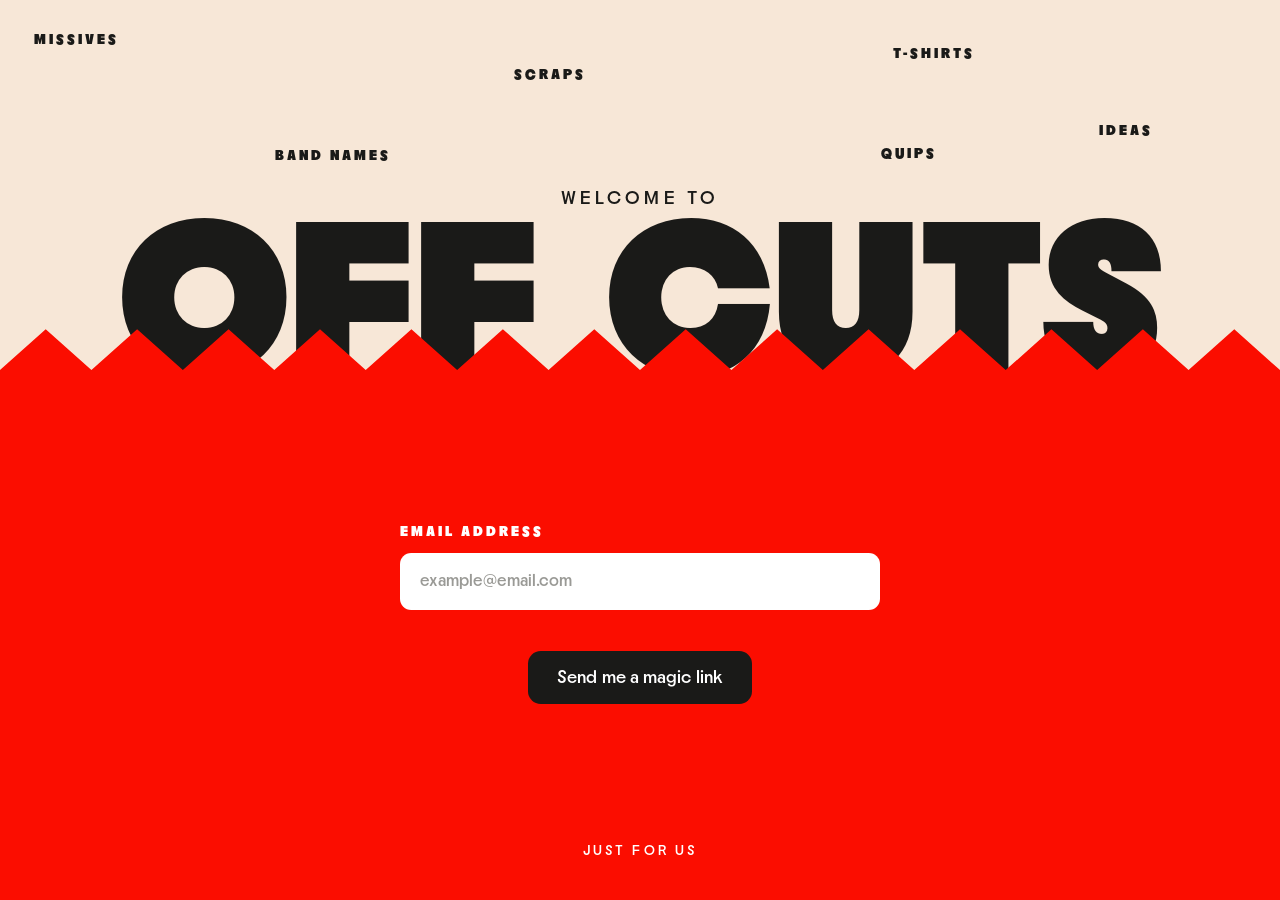
<file: index.html>
<!doctype html>
<html lang="en">
<head>
<meta charset="utf-8">
<meta name="viewport" content="width=device-width, initial-scale=1, viewport-fit=cover">
<meta name="theme-color" content="#1A1A18" media="(prefers-color-scheme: light)">
<meta name="theme-color" content="#0A0A09" media="(prefers-color-scheme: dark)">
<meta name="color-scheme" content="light dark">
<meta name="apple-mobile-web-app-capable" content="yes">
<meta name="apple-mobile-web-app-status-bar-style" content="black">
<title>Archive</title>
<link rel="manifest" href="manifest.webmanifest">
<link rel="icon" href="icons/icon.svg" type="image/svg+xml">
<link rel="apple-touch-icon" href="icons/icon-180.png">
<link rel="stylesheet" href="theme-cuts.css">
<link rel="stylesheet" href="app.css">
<link rel="stylesheet" href="cuts.css">
<link rel="stylesheet" href="auth.css">
</head>
<body>

<div class="texture" aria-hidden="true"></div>
<div class="grain" aria-hidden="true"></div>

<!-- ============ AUTH ============ -->
<section id="auth" hidden>

  <div class="auth__top">
    <div class="auth__scatter" aria-hidden="true">
      <span>Missives</span>
      <span>Scraps</span>
      <span>T-shirts</span>
      <span>Band names</span>
      <span>Quips</span>
      <span>Ideas</span>
    </div>
    <p class="auth__welcome">Welcome to</p>
    <!-- app.js writes CONFIG.NAME in here -->
    <h1 class="auth__title" id="auth-name">Off Cuts</h1>
  </div>

  <div class="auth__panel">
    <div class="auth__form">
      <label for="auth-email">Email address</label>
      <input id="auth-email" type="email" inputmode="email"
             autocomplete="email" placeholder="example@email.com">
      <button id="auth-send">Send me a magic link</button>
      <p id="auth-msg" role="status" aria-live="polite"></p>
    </div>

    <p class="auth__foot">Just for us</p>
  </div>

</section>

<!-- ============ MAIN ============
     From the Figma prototype: a black masthead, the categories as a
     big serif list, and every post living in a sheet that peeks up
     from the bottom ("All posts"). On a wide screen the sheet stops
     being a sheet and becomes the right-hand pane. -->
<main id="main" hidden>

  <header class="top" id="top">
    <h1 class="top__name" id="masthead-name">Off Cuts</h1>
    <button class="top__btn" id="btn-compose" title="New idea" aria-label="New idea">
      <svg viewBox="0 0 24 24" aria-hidden="true" fill="none" stroke="currentColor" stroke-width="2.2" stroke-linecap="round"><path d="M12 4.5v15M4.5 12h15"/></svg>
    </button>
    <button class="top__btn" id="btn-settings" title="Settings" aria-label="Settings">
      <svg viewBox="0 0 24 24" aria-hidden="true"><circle cx="5" cy="12" r="2"/><circle cx="12" cy="12" r="2"/><circle cx="19" cy="12" r="2"/></svg>
    </button>
  </header>

  <div class="home" id="home">
    <nav class="cats" id="cats" aria-label="Categories"><!-- rows injected --></nav>
    <p class="empty" id="empty" hidden>Nothing yet. Tap + to start the pile.</p>
  </div>

  <div class="scrim" id="scrim" aria-hidden="true"></div>

  <section class="posts" id="posts" aria-label="Posts">
    <div class="posts__grab" id="posts-grab" aria-hidden="true"><i></i></div>
    <button class="posts__peek" id="posts-peek" type="button">All posts</button>
    <div class="posts__panel" id="posts-panel">
      <div class="posts__head" id="posts-head">
        <div class="posts__title" id="posts-title" hidden>
          <span id="posts-title-text"></span>
          <button class="posts__clear" id="posts-clear" type="button" aria-label="Show all posts">
            <svg viewBox="0 0 24 24" aria-hidden="true" fill="none" stroke="currentColor" stroke-width="2" stroke-linecap="round"><path d="M6 6l12 12M18 6 6 18"/></svg>
          </button>
        </div>
        <div class="posts__bar">
          <div class="media" role="group" aria-label="Show">
            <button class="media__btn media__btn--all" id="m-all" type="button" aria-pressed="true">
              <svg viewBox="0 0 24 24" aria-hidden="true" fill="none" stroke="currentColor" stroke-width="1.7"><circle cx="12" cy="12" r="9"/><path d="M3 12h18M12 3c2.6 2.6 3.8 5.6 3.8 9s-1.2 6.4-3.8 9c-2.6-2.6-3.8-5.6-3.8-9S9.4 5.6 12 3Z"/></svg>
              <span>All</span>
            </button>
            <button class="media__btn" id="m-photo" type="button" aria-pressed="false" aria-label="Photos only" title="Photos">
              <svg viewBox="0 0 24 24" aria-hidden="true" fill="none" stroke="currentColor" stroke-width="1.7" stroke-linejoin="round"><path d="M3.5 8.5a2 2 0 0 1 2-2h2.2l1.5-2h5.6l1.5 2h2.2a2 2 0 0 1 2 2v9a2 2 0 0 1-2 2h-13a2 2 0 0 1-2-2v-9Z"/><circle cx="12" cy="12.8" r="3.3"/></svg>
            </button>
            <button class="media__btn" id="m-audio" type="button" aria-pressed="false" aria-label="Voice notes only" title="Voice notes">
              <svg viewBox="0 0 24 24" aria-hidden="true" fill="none" stroke="currentColor" stroke-width="1.7" stroke-linecap="round" stroke-linejoin="round"><path d="M4.5 16v-3.5a7.5 7.5 0 0 1 15 0V16"/><rect x="3.5" y="14" width="4" height="5.5" rx="1.6"/><rect x="16.5" y="14" width="4" height="5.5" rx="1.6"/></svg>
            </button>
          </div>
          <div class="viewtoggle" role="group" aria-label="Layout">
            <button class="viewtoggle__btn" id="v-feed" type="button" aria-pressed="true" aria-label="Feed" title="Feed">
              <svg viewBox="0 0 24 24" aria-hidden="true" fill="none" stroke="currentColor" stroke-width="1.8" stroke-linecap="round"><path d="M5 6h14M5 12h14M5 18h9"/></svg>
            </button>
            <button class="viewtoggle__btn" id="v-grid" type="button" aria-pressed="false" aria-label="Grid" title="Grid">
              <svg viewBox="0 0 24 24" aria-hidden="true" fill="none" stroke="currentColor" stroke-width="1.8" stroke-linejoin="round"><rect x="4" y="4" width="7" height="7" rx="1.6"/><rect x="13" y="4" width="7" height="7" rx="1.6"/><rect x="4" y="13" width="7" height="7" rx="1.6"/><rect x="13" y="13" width="7" height="7" rx="1.6"/></svg>
            </button>
          </div>
          <label class="sort">
            <span id="sort-label">Sort by</span>
            <svg viewBox="0 0 24 24" aria-hidden="true" fill="none" stroke="currentColor" stroke-width="2" stroke-linecap="round" stroke-linejoin="round"><path d="m5 9 7 7 7-7"/></svg>
            <select id="sort" aria-label="Sort posts">
              <option value="new">Newest first</option>
              <option value="old">Oldest first</option>
              <option value="shuffle">Shuffle</option>
            </select>
          </label>
        </div>
      </div>
      <div class="feed" id="feed"></div>
    </div>
  </section>

</main>

<!-- ============ COMPOSER ============
     A modal on a wide screen, a sheet from the bottom on a phone.
     Same element; the breakpoint decides which. -->
<dialog class="sheet" id="compose" aria-labelledby="compose-name">
  <div class="sheet__grab" id="compose-grab" aria-hidden="true"><i></i></div>
  <div class="sheet__head">
    <span class="avatar avatar--lg" id="compose-avatar" aria-hidden="true"></span>
    <div class="sheet__col">
      <div class="sheet__top">
        <span class="sheet__name" id="compose-name"></span>
        <button class="sheet__clear" id="btn-clear" type="button" hidden>Clear</button>
      </div>
      <textarea class="composer" id="composer" rows="3"
                placeholder="What&rsquo;s the idea?"
                autocomplete="off" autocapitalize="sentences"></textarea>
      <div class="mdpreview post" id="compose-preview" hidden></div>
      <div class="sheet__row" id="attached" hidden></div>
      <div class="sheet__row" id="typebar"><!-- type chips injected --></div>
    </div>
  </div>
  <div class="sheet__bar">
    <button class="sheet__tool" id="btn-photo" type="button" title="Add a photo" aria-label="Add a photo">
      <svg viewBox="0 0 24 24" aria-hidden="true" fill="none" stroke="currentColor" stroke-width="1.8" stroke-linejoin="round"><rect x="3" y="3" width="18" height="18" rx="2.5"/><circle cx="9" cy="9" r="1.8"/><path d="m21 15-4.5-4.5L6 21"/></svg>
    </button>
    <input type="file" id="photo-input" accept="image/*" hidden>
    <button class="sheet__tool sheet__tool--rec" id="btn-rec" type="button" title="Hold to record" aria-label="Hold to record">
      <svg viewBox="0 0 24 24" aria-hidden="true" fill="none" stroke="currentColor" stroke-width="1.8" stroke-linecap="round"><rect x="8.5" y="2.5" width="7" height="12" rx="3.5"/><path d="M5 11a7 7 0 0 0 14 0M12 18v3.5"/></svg>
    </button>
    <button class="sheet__tool sheet__tool--text" id="btn-preview" type="button" aria-pressed="false" title="Preview the formatting">Aa</button>
    <button class="sheet__tool" id="btn-expand" type="button" aria-pressed="false" title="Full screen" aria-label="Full screen">
      <svg viewBox="0 0 24 24" aria-hidden="true" fill="none" stroke="currentColor" stroke-width="1.8" stroke-linecap="round" stroke-linejoin="round"><path d="M4 9V4h5M20 9V4h-5M4 15v5h5M20 15v5h-5"/></svg>
    </button>
    <span class="rectimer" id="rectimer"></span>
    <span class="spacer"></span>
    <span class="sheet__hint" id="compose-hint">Markdown &middot; &#8984;&#8617; keeps it</span>
    <button class="sheet__cancel" id="btn-cancel" type="button">Cancel</button>
    <button class="commit" id="btn-commit" type="button" disabled>Keep it</button>
  </div>
</dialog>

<!-- ============ DETAIL / SHUFFLE ============
     One component doing two jobs: tapping a card and hitting
     shuffle both land here. Full bleed, one idea, the thread. -->
<section class="shuffle" id="detail" hidden>
  <div class="detail__panel" role="dialog" aria-modal="true" aria-label="Post">
    <div class="shuffle__label" id="detail-label"></div>
    <div class="shuffle__body" id="detail-body"></div>
    <div class="shuffle__foot">
      <button class="chip" id="detail-close">&lsaquo; Back</button>
      <button class="chip" id="detail-again" hidden>Again</button>
      <span class="spacer"></span>
      <button class="chip" id="detail-edit">Edit</button>
      <button class="chip chip--ghost" id="detail-delete">Delete</button>
      <button class="chip" id="detail-cancel" hidden>Cancel</button>
      <button class="chip chip--solid" id="detail-save" hidden>Save</button>
    </div>
  </div>
</section>

<!-- ============ SETTINGS ============ -->
<section class="shuffle" id="settings" hidden style="grid-template-rows:auto 1fr">
  <div class="shuffle__label">Settings</div>
  <div style="overflow:auto">
    <div class="group">
    <div class="row">
      <span class="row__label">Your name</span>
      <input class="field" id="set-name" style="width:auto;margin:0;max-width:55%">
    </div>
    <div class="row">
      <span class="row__label">Notifications</span>
      <button class="chip" id="set-push">Turn on</button>
    </div>
    <div class="row">
      <span class="row__label">Sign out</span>
      <button class="chip" id="set-signout">Sign out</button>
    </div>
    </div>
    <h2 class="settings__h">Tags</h2>
    <p class="settings__sub">Rename by tapping a name. Merging moves every post across; deleting only removes the tag, never the posts.</p>
    <div class="group" id="tagman"><!-- rows injected --></div>
    <div class="group tagnew">
      <input class="field" id="set-type" placeholder="New tag" autocomplete="off" aria-label="New tag name">
    </div>
    <p style="margin-top:24px;color:var(--ink-soft);font-size:.85rem" id="set-status" role="status"></p>
    <button class="chip" id="set-close">Done</button>
  </div>
</section>

<div class="offline" id="offline-banner" hidden>Offline — saved here, will sync</div>

<script type="module" src="app.js"></script>
</body>
</html>
</file>
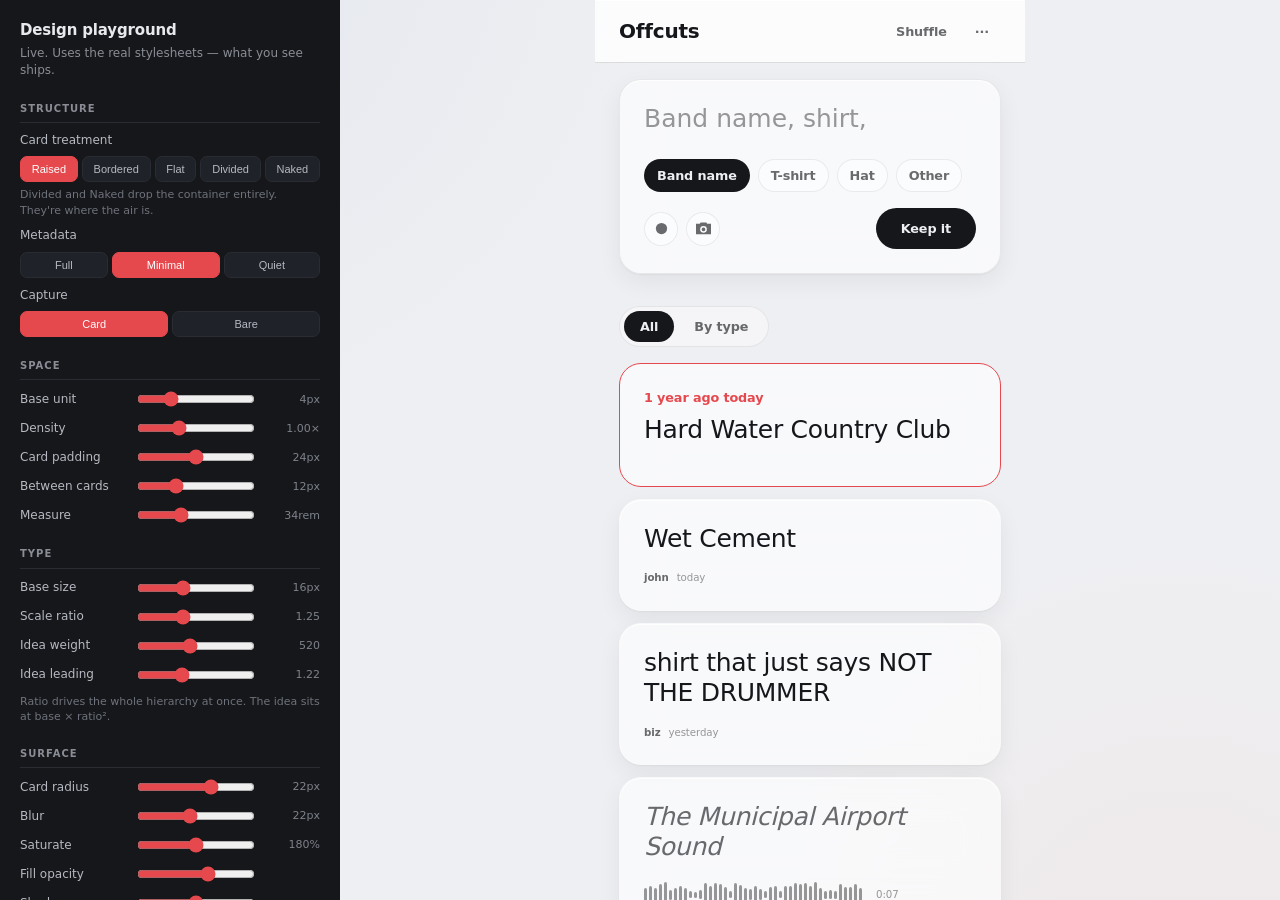
<file: playground.html>
<!doctype html>
<html lang="en">
<head>
<meta charset="utf-8">
<meta name="viewport" content="width=device-width, initial-scale=1">
<title>Offcuts — design playground</title>

<!-- The real stylesheets. Nothing here is a mockup: the preview
     below uses the same class names the app uses, so what you
     see is what ships. -->
<link rel="stylesheet" href="theme-glass.css" id="theme-link">
<link rel="stylesheet" href="app.css">

<style>
/* ── Playground chrome only. None of this ships. ───────────── */
.pg { display: grid; grid-template-columns: 340px 1fr; min-height: 100dvh; }
@media (max-width: 900px) { .pg { grid-template-columns: 1fr; } }

.pg__panel {
  background: #16171A; color: #E8E9EC;
  font: 13px/1.45 ui-sans-serif, -apple-system, system-ui, sans-serif;
  padding: 20px; overflow-y: auto; max-height: 100dvh;
  position: sticky; top: 0;
}
@media (max-width: 900px) { .pg__panel { position: static; max-height: none; } }

.pg__panel h1 { font-size: 15px; margin: 0 0 3px; letter-spacing: -0.01em; }
.pg__panel .sub { color: #8A8D96; margin: 0 0 20px; font-size: 12px; }
.pg__panel h2 {
  font-size: 10px; text-transform: uppercase; letter-spacing: .1em;
  color: #8A8D96; margin: 22px 0 9px;
  padding-bottom: 6px; border-bottom: 1px solid #2A2C33;
}
.pg__row { display: flex; align-items: center; gap: 9px; margin: 9px 0; }
.pg__row label { flex: 0 0 106px; color: #B6B9C2; font-size: 12px; }
.pg__row input[type=range] { flex: 1; accent-color: #E5484D; min-width: 0; }
.pg__row input[type=color] {
  width: 34px; height: 24px; padding: 0; border: 1px solid #2A2C33;
  border-radius: 5px; background: none;
}
.pg__row output {
  flex: 0 0 54px; text-align: right; color: #7E828C;
  font-variant-numeric: tabular-nums; font-size: 11px;
}
.pg__seg { display: flex; flex-wrap: wrap; gap: 4px; margin: 7px 0 3px; }
.pg__seg button {
  flex: 1 1 auto; padding: 6px 8px; font-size: 11px; cursor: pointer;
  background: #202229; color: #B6B9C2;
  border: 1px solid #2A2C33; border-radius: 7px;
}
.pg__seg button[aria-pressed="true"] { background: #E5484D; color: #fff; border-color: #E5484D; }
.pg__note { color: #6E727C; font-size: 11px; margin: 5px 0 0; line-height: 1.4; }

.pg__actions { display: flex; gap: 7px; margin-top: 22px; }
.pg__actions button {
  flex: 1; padding: 10px; font-size: 12px; cursor: pointer; font-weight: 600;
  background: #E8E9EC; color: #16171A; border: none; border-radius: 8px;
}
.pg__actions button.ghost { background: #202229; color: #B6B9C2; }

.pg__out {
  width: 100%; height: 190px; margin-top: 12px;
  background: #0E0F12; color: #9FE8B0; border: 1px solid #2A2C33;
  border-radius: 8px; padding: 10px;
  font: 11px/1.5 ui-monospace, Menlo, monospace;
  white-space: pre; overflow: auto; display: none;
}

.pg__stage { overflow-y: auto; max-height: 100dvh; }
.pg__frame { max-width: 430px; margin: 0 auto; }
</style>
</head>

<body data-cards="raised" data-meta="minimal" data-capture="card">
<div class="texture" aria-hidden="true"></div>
<div class="grain" aria-hidden="true"></div>

<div class="pg">

  <!-- ══════════ CONTROLS ══════════ -->
  <aside class="pg__panel">
    <h1>Design playground</h1>
    <p class="sub">Live. Uses the real stylesheets — what you see ships.</p>

    <h2>Structure</h2>
    <div class="pg__row" style="display:block">
      <label style="display:block;margin-bottom:2px">Card treatment</label>
      <div class="pg__seg" data-attr="data-cards">
        <button data-v="raised">Raised</button>
        <button data-v="bordered">Bordered</button>
        <button data-v="flat">Flat</button>
        <button data-v="divided">Divided</button>
        <button data-v="naked">Naked</button>
      </div>
      <p class="pg__note">Divided and Naked drop the container entirely. They're where the air is.</p>
    </div>

    <div class="pg__row" style="display:block">
      <label style="display:block;margin-bottom:2px">Metadata</label>
      <div class="pg__seg" data-attr="data-meta">
        <button data-v="full">Full</button>
        <button data-v="minimal">Minimal</button>
        <button data-v="quiet">Quiet</button>
      </div>
    </div>

    <div class="pg__row" style="display:block">
      <label style="display:block;margin-bottom:2px">Capture</label>
      <div class="pg__seg" data-attr="data-capture">
        <button data-v="card">Card</button>
        <button data-v="bare">Bare</button>
      </div>
    </div>

    <h2>Space</h2>
    <div class="pg__row"><label>Base unit</label>
      <input type="range" id="c-unit" min="3" max="7" step="0.5" value="4"><output></output></div>
    <div class="pg__row"><label>Density</label>
      <input type="range" id="c-density" min="0.7" max="1.6" step="0.05" value="1"><output></output></div>
    <div class="pg__row"><label>Card padding</label>
      <input type="range" id="c-cardpad" min="8" max="40" step="1" value="24"><output></output></div>
    <div class="pg__row"><label>Between cards</label>
      <input type="range" id="c-gap" min="0" max="40" step="1" value="12"><output></output></div>
    <div class="pg__row"><label>Measure</label>
      <input type="range" id="c-measure" min="24" max="52" step="1" value="34"><output></output></div>

    <h2>Type</h2>
    <div class="pg__row"><label>Base size</label>
      <input type="range" id="c-textbase" min="0.85" max="1.25" step="0.01" value="1"><output></output></div>
    <div class="pg__row"><label>Scale ratio</label>
      <input type="range" id="c-ratio" min="1.1" max="1.5" step="0.01" value="1.25"><output></output></div>
    <div class="pg__row"><label>Idea weight</label>
      <input type="range" id="c-titleweight" min="300" max="800" step="10" value="520"><output></output></div>
    <div class="pg__row"><label>Idea leading</label>
      <input type="range" id="c-titleleading" min="1" max="1.6" step="0.01" value="1.22"><output></output></div>
    <p class="pg__note">Ratio drives the whole hierarchy at once. The idea sits at base × ratio².</p>

    <h2>Surface</h2>
    <div class="pg__row"><label>Card radius</label>
      <input type="range" id="c-radius" min="0" max="34" step="1" value="22"><output></output></div>
    <div class="pg__row"><label>Blur</label>
      <input type="range" id="c-blur" min="0" max="50" step="1" value="22"><output></output></div>
    <div class="pg__row"><label>Saturate</label>
      <input type="range" id="c-sat" min="100" max="260" step="5" value="180"><output></output></div>
    <div class="pg__row"><label>Fill opacity</label>
      <input type="range" id="c-surface" min="0" max="100" step="1" value="62"><output></output></div>
    <div class="pg__row"><label>Shadow</label>
      <input type="range" id="c-shadow" min="0" max="200" step="5" value="100"><output></output></div>

    <h2>Colour</h2>
    <div class="pg__row"><label>Background</label>
      <input type="color" id="c-bg" value="#eeeff2"><output></output></div>
    <div class="pg__row"><label>Bloom A</label>
      <input type="color" id="c-f1" value="#e3e7ef"><output></output></div>
    <div class="pg__row"><label>Bloom B</label>
      <input type="color" id="c-f2" value="#efe9e9"><output></output></div>
    <div class="pg__row"><label>Ink</label>
      <input type="color" id="c-ink" value="#16171a"><output></output></div>
    <div class="pg__row"><label>Accent</label>
      <input type="color" id="c-accent" value="#e5484d"><output></output></div>
    <p class="pg__note">Pull the two blooms apart in hue to make the blur visible. Match them to the background and the glass disappears.</p>

    <h2>Preview</h2>
    <div class="pg__seg" id="pg-theme">
      <button data-t="theme-glass.css">Glass</button>
      <button data-t="theme-zine.css">Zine</button>
    </div>
    <p class="pg__note">Switching theme resets the sliders to that theme's own values.</p>

    <div class="pg__actions">
      <button id="pg-export">Export CSS</button>
      <button id="pg-reset" class="ghost">Reset</button>
    </div>
    <pre class="pg__out" id="pg-out"></pre>
  </aside>

  <!-- ══════════ PREVIEW ══════════ -->
  <main class="pg__stage">
    <div class="pg__frame wrap">

      <header class="masthead">
        <div class="masthead__name">Offcuts</div>
        <button class="masthead__btn">Shuffle</button>
        <button class="masthead__btn">···</button>
      </header>

      <section class="capture">
        <textarea class="composer" rows="1" placeholder="Band name, shirt, whatever…"></textarea>
        <div class="capture__row">
          <button class="chip" aria-pressed="true">Band name</button>
          <button class="chip">T-shirt</button>
          <button class="chip">Hat</button>
          <button class="chip">Other</button>
        </div>
        <div class="capture__row">
          <button class="iconbtn"><svg viewBox="0 0 16 16"><circle cx="8" cy="8" r="6"/></svg></button>
          <button class="iconbtn"><svg viewBox="0 0 16 16"><path d="M0 3h4l1-1.5h6L12 3h4v11H0V3Zm8 2.2A3.6 3.6 0 1 0 8 12.4 3.6 3.6 0 0 0 8 5.2Zm0 1.6a2 2 0 1 1 0 4 2 2 0 0 1 0-4Z"/></svg></button>
          <span class="spacer"></span>
          <button class="commit">Keep it</button>
        </div>
      </section>

      <div class="lens">
        <button aria-pressed="true">All</button>
        <button aria-pressed="false">By type</button>
      </div>

      <div class="feed" id="pg-feed"></div>
    </div>
  </main>
</div>

<script>
/* ── sample data ─────────────────────────────────────────────── */
const SAMPLE = [
  { throwback: true, body: "Hard Water Country Club", who: "john", when: "one year ago", type: "Hat" },
  { body: "Wet Cement", who: "john", when: "today", type: "Band name", replies: 2 },
  { body: "shirt that just says NOT THE DRUMMER", who: "biz", when: "yesterday", type: "T-shirt" },
  { body: "The Municipal Airport Sound", who: "john", when: "2 days ago", type: "Band name",
    muted: true, wave: true, replies: 1 },
  { body: "hat with a tiny embroidered fire extinguisher", who: "biz", when: "14 days ago" },
  { body: "Glass Ceiling Fan", who: "john", when: "3 weeks ago", type: "Band name", pending: true },
  { body: "Nobody's Business", who: "biz", when: "Jul 30, 2026", type: "Band name" },
];

function seeded(str) {
  let h = 1779033703 ^ str.length;
  for (let i = 0; i < str.length; i++) {
    h = Math.imul(h ^ str.charCodeAt(i), 3432918353); h = (h << 13) | (h >>> 19);
  }
  let s = h >>> 0;
  return () => { s = (s + 0x6D2B79F5) | 0;
    let t = Math.imul(s ^ (s >>> 15), 1 | s);
    t = (t + Math.imul(t ^ (t >>> 7), 61 | t)) ^ t;
    return ((t ^ (t >>> 14)) >>> 0) / 4294967296; };
}

function renderFeed() {
  const feed = document.getElementById("pg-feed");
  feed.innerHTML = "";
  const tilt = parseFloat(getComputedStyle(document.documentElement)
                 .getPropertyValue("--tilt")) || 0;

  for (const d of SAMPLE) {
    if (d.throwback) {
      const t = document.createElement("div");
      t.className = "throwback";
      t.innerHTML = `<div class="throwback__label">1 year ago today</div>
                     <p class="card__body">${d.body}</p>`;
      feed.appendChild(t);
      continue;
    }
    const rnd = seeded(d.body);
    const c = document.createElement("article");
    c.className = "card" + (d.pending ? " card--pending" : "");
    c.style.setProperty("--card-tilt", `${(rnd() * 2 - 1) * tilt}deg`);

    let html = `<p class="card__body${d.muted ? " card__body--muted" : ""}">${d.body}</p>`;
    if (d.wave) {
      let bars = "";
      for (let k = 0; k < 44; k++) bars += `<i style="height:${6 + Math.round(rnd() * 20)}px"></i>`;
      html += `<div class="wave">${bars}<span class="wave__time">0:07</span></div>`;
    }
    html += `<div class="card__meta">
        <span class="who">${d.who}</span>
        <span class="when">${d.when}</span>
        ${d.type ? `<span class="type">${d.type}</span>` : ""}
        ${d.replies ? `<span class="replies">${d.replies} ${d.replies === 1 ? "reply" : "replies"}</span>` : ""}
        ${d.pending ? `<span class="pendingmark">not synced</span>` : ""}
      </div>`;
    c.innerHTML = html;
    feed.appendChild(c);
  }
}

/* ── controls ────────────────────────────────────────────────── */
const root = document.documentElement;
const hexToRgb = h => {
  const n = parseInt(h.slice(1), 16);
  return [n >> 16 & 255, n >> 8 & 255, n & 255];
};

// id → [css variable, formatter, output formatter]
const CONTROLS = {
  "c-unit":         ["--space-unit",    v => v + "px",  v => v + "px"],
  "c-density":      ["--density",       v => v,         v => Number(v).toFixed(2) + "×"],
  "c-cardpad":      ["--card-pad",      v => v + "px",  v => v + "px"],
  "c-gap":          ["--gap",           v => v + "px",  v => v + "px"],
  "c-measure":      ["--measure",       v => v + "rem", v => v + "rem"],
  "c-textbase":     ["--text-base",     v => v + "rem", v => Math.round(v * 16) + "px"],
  "c-ratio":        ["--ratio",         v => v,         v => Number(v).toFixed(2)],
  "c-titleweight":  ["--title-weight",  v => v,         v => v],
  "c-titleleading": ["--title-leading", v => v,         v => Number(v).toFixed(2)],
  "c-radius":       ["--radius-card",   v => v + "px",  v => v + "px"],
  "c-blur":         ["--blur",          v => v + "px",  v => v + "px"],
  "c-sat":          ["--saturate",      v => v + "%",   v => v + "%"],
  "c-bg":           ["--bg",            v => v,         () => ""],
  "c-f1":           ["--field-1",       v => v,         () => ""],
  "c-f2":           ["--field-2",       v => v,         () => ""],
  "c-ink":          ["--ink",           v => v,         () => ""],
  "c-accent":       ["--accent",        v => v,         () => ""],
};

const touched = new Set();

function applyOne(id) {
  const [prop, fmt, out] = CONTROLS[id];
  const inp = document.getElementById(id);
  root.style.setProperty(prop, fmt(inp.value));
  const o = inp.parentElement.querySelector("output");
  if (o) o.textContent = out(inp.value);
  touched.add(prop);
}

// Two controls don't map one-to-one onto a single variable.
function applySurface() {
  const a = document.getElementById("c-surface").value / 100;
  const dark = matchMedia("(prefers-color-scheme: dark)").matches;
  const base = dark ? "255,255,255" : "255,255,255";
  const mul = dark ? 0.14 : 1;
  root.style.setProperty("--surface",        `rgba(${base},${(a * mul).toFixed(3)})`);
  root.style.setProperty("--surface-strong", `rgba(${base},${Math.min(1, a * mul * 1.3).toFixed(3)})`);
  root.style.setProperty("--surface-sunk",   `rgba(${base},${(a * mul * 0.62).toFixed(3)})`);
  document.querySelector("#c-surface").parentElement.querySelector("output")
    .textContent = Math.round(a * 100) + "%";
  touched.add("--surface");
}

function applyShadow() {
  const s = document.getElementById("c-shadow").value / 100;
  const dark = matchMedia("(prefers-color-scheme: dark)").matches;
  const c = dark ? "0,0,0" : "16,18,24";
  const k = dark ? 3.2 : 1;
  root.style.setProperty("--shadow-card",
    `0 1px 2px rgba(${c},${(0.05 * s * k).toFixed(3)}), 0 8px 24px rgba(${c},${(0.06 * s * k).toFixed(3)})`);
  root.style.setProperty("--shadow-lift",
    `0 2px 6px rgba(${c},${(0.07 * s * k).toFixed(3)}), 0 18px 48px rgba(${c},${(0.11 * s * k).toFixed(3)})`);
  document.querySelector("#c-shadow").parentElement.querySelector("output")
    .textContent = Math.round(s * 100) + "%";
  touched.add("--shadow-card");
}

for (const id of Object.keys(CONTROLS)) {
  document.getElementById(id).addEventListener("input", () => { applyOne(id); renderFeed(); });
}
document.getElementById("c-surface").addEventListener("input", applySurface);
document.getElementById("c-shadow").addEventListener("input", applyShadow);

/* segmented controls that set body attributes */
for (const seg of document.querySelectorAll(".pg__seg[data-attr]")) {
  const attr = seg.dataset.attr;
  const sync = () => {
    const cur = document.body.getAttribute(attr);
    seg.querySelectorAll("button").forEach(b =>
      b.setAttribute("aria-pressed", String(b.dataset.v === cur)));
  };
  seg.addEventListener("click", e => {
    const b = e.target.closest("button"); if (!b) return;
    document.body.setAttribute(attr, b.dataset.v);
    sync(); renderFeed();
  });
  sync();
}

/* theme switch — reload the link and re-seed every control from
   whatever that theme actually declares */
const themeSeg = document.getElementById("pg-theme");
themeSeg.addEventListener("click", e => {
  const b = e.target.closest("button"); if (!b) return;
  document.getElementById("theme-link").href = b.dataset.t;
  themeSeg.querySelectorAll("button").forEach(x =>
    x.setAttribute("aria-pressed", String(x === b)));
  setTimeout(reset, 90);
});
themeSeg.querySelector("button").setAttribute("aria-pressed", "true");

function reset() {
  root.removeAttribute("style");
  touched.clear();
  // Render first — the measurements below need real elements on
  // the page, and on first load the feed is empty.
  renderFeed();
  const cs = getComputedStyle(root);
  const num = v => parseFloat(v) || 0;

  // Tokens defined as var() chains (--card-pad: var(--space-5))
  // come back as the literal text "var(--space-5)", which
  // parseFloat reads as 0. Measure the rendered elements instead
  // — that's the only place those have actually resolved.
  const cardEl = document.querySelector("#pg-feed .card");
  const feedEl = document.getElementById("pg-feed");
  const px = (el, prop, fallback) =>
    el ? num(getComputedStyle(el)[prop]) || fallback : fallback;

  const seed = {
    "c-unit":         num(cs.getPropertyValue("--space-unit")),
    "c-density":      num(cs.getPropertyValue("--density")) || 1,
    "c-cardpad":      px(cardEl, "paddingLeft", 24),
    "c-gap":          px(feedEl, "rowGap", 12),
    "c-measure":      num(cs.getPropertyValue("--measure")),
    "c-textbase":     num(cs.getPropertyValue("--text-base")) || 1,
    "c-ratio":        num(cs.getPropertyValue("--ratio")) || 1.25,
    "c-titleweight":  num(cs.getPropertyValue("--title-weight")) || 520,
    "c-titleleading": num(cs.getPropertyValue("--title-leading")) || 1.25,
    "c-radius":       num(cs.getPropertyValue("--radius-card")),
    "c-blur":         num(cs.getPropertyValue("--blur")),
    "c-sat":          num(cs.getPropertyValue("--saturate")) || 100,
  };
  for (const [id, v] of Object.entries(seed)) {
    const inp = document.getElementById(id);
    if (!inp) continue;
    inp.value = v;
    const [, , out] = CONTROLS[id] || [];
    const o = inp.parentElement.querySelector("output");
    if (o && out) o.textContent = out(v);
  }
  document.getElementById("pg-out").style.display = "none";
  renderFeed();
}
document.getElementById("pg-reset").addEventListener("click", reset);

/* export — only what you actually changed */
document.getElementById("pg-export").addEventListener("click", () => {
  const inline = root.getAttribute("style") || "";
  const decls = inline.split(";").map(s => s.trim()).filter(Boolean)
    .map(s => "  " + s + ";").join("\n");
  const body = `<body data-cards="${document.body.dataset.cards}" ` +
               `data-meta="${document.body.dataset.meta}" ` +
               `data-capture="${document.body.dataset.capture}">`;
  const out = document.getElementById("pg-out");
  out.textContent = decls
    ? `/* paste into :root in ${document.getElementById("theme-link").getAttribute("href")} */\n:root {\n${decls}\n}\n\n/* and set this on <body> in index.html */\n${body}\n\n/* then bump SHELL_V in sw.js */`
    : `/* nothing changed yet — move a slider */\n\n${body}`;
  out.style.display = "block";
  out.scrollIntoView({ behavior: "smooth", block: "nearest" });
});

matchMedia("(prefers-color-scheme: dark)").addEventListener("change", reset);
reset();
</script>
</body>
</html>
</file>
<file: theme-cuts.css>
/* ============================================================
   THEME — CUTS
   From John's Figma prototype (Nov 2026).

   Three faces, three jobs:
     Century Schoolbook  — the archive's voice: categories, body text
                           (shipped as TeX Gyre Schola, a free clone)
     PP Neue Montreal    — headings and controls
     PP Neue Montreal Mono — the small print: who, when, what kind
   Nikkei Maru Heavy stays for the masthead only.

   The @font-face rules are at the top of cuts.css.
   ============================================================ */

:root {

  /* ---- palette, straight from the login ---- */
  --bg:      #EEEEEE;          /* the prototype's grey */
  --field-1: #EEEEEE;
  --field-2: #EEEEEE;
  --ink:     #1A1A18;
  --ink-soft:  color-mix(in srgb, var(--ink) 62%, transparent);
  --ink-faint: color-mix(in srgb, var(--ink) 42%, transparent);
  --accent:  #FB0D00;          /* the masthead red */

  /* ---- surfaces ----
     --surface is the sheet: plain white on the grey. */
  --surface:        #FFFFFF;
  --surface-strong: #1A1A18;                     /* the black header */
  --header:         #1A1A18;
  --header-ink:     #FFFFFF;
  --surface-sunk:   rgba(26, 26, 24, 0.07);      /* the quiet buttons */
  --blur:           18px;
  --saturate:       160%;
  --specular:       0 0 #0000;

  --hairline:        rgba(26, 26, 24, 0.10);
  --hairline-strong: rgba(26, 26, 24, 0.18);
  --border:      1px;
  --rule-weight: 1px;

  /* Notes' groups have no shadow — they're flat panels. */
  --shadow-card: 0 0 #0000;
  --shadow-lift: 0 1px 2px rgba(26, 26, 24, 0.06), 0 10px 30px rgba(26, 26, 24, 0.10);

  --masthead-fill: transparent;
  --masthead-ink:  var(--ink);

  /* ---- type ----
     Display is Nikkei Maru (Heavy at 900, per your spec at 0%
     tracking). Body is the system face, for chrome. The ideas
     themselves are set in Nikkei Maru Regular — see --font-idea. */
  --font-display: "Nikkei Maru", -apple-system, BlinkMacSystemFont, system-ui, sans-serif;
  --font-serif:   "Schoolbook", "Century Schoolbook", "New Century Schoolbook", Georgia, serif;
  --font-sans:    "Neue Montreal", -apple-system, BlinkMacSystemFont, system-ui, sans-serif;
  --font-mono:    "Neue Montreal Mono", ui-monospace, "SF Mono", Menlo, monospace;
  --font-body:    var(--font-sans);
  --font-idea:    var(--font-sans);

  --display-weight:    900;
  --display-track:     0;
  --display-transform: none;
  --track-wide:        0.21em;  /* the login's spaced-out caps */

  --text-base: 1rem;
  --ratio:     1.25;
  --text-xs:  calc(var(--text-base) / var(--ratio) / var(--ratio));
  --text-sm:  calc(var(--text-base) / var(--ratio));
  --text-md:  var(--text-base);
  --text-lg:  calc(var(--text-base) * var(--ratio));
  --text-xl:  calc(var(--text-base) * var(--ratio) * var(--ratio));
  --text-2xl: calc(var(--text-base) * var(--ratio) * var(--ratio) * var(--ratio));

  --label-size:   0.8125rem;
  --body-size:    var(--text-md);
  --body-leading: 1.45;

  --title-size:    1.1875rem;   /* an idea in the list */
  --title-weight:  400;         /* Regular — Heavy's 'c' reads as 'o' this small */
  --title-leading: 1.25;

  --space-unit: 4px;
  --density:    1;
  --space-1: calc(var(--space-unit) * 1  * var(--density));
  --space-2: calc(var(--space-unit) * 2  * var(--density));
  --space-3: calc(var(--space-unit) * 3  * var(--density));
  --space-4: calc(var(--space-unit) * 4  * var(--density));
  --space-5: calc(var(--space-unit) * 6  * var(--density));
  --space-6: calc(var(--space-unit) * 8  * var(--density));
  --space-7: calc(var(--space-unit) * 12 * var(--density));

  /* ---- shape ---- */
  --radius-card:  14px;
  --radius-sheet: 18px;
  --radius-chip:  999px;
  --radius-btn:   0.8rem;   /* the login's button corner */
  --radius-field: 11px;

  --pad:      16px;
  --card-pad: 12px;
  --gap:      0px;
  --measure:  40rem;

  /* ---- the torn edge on the toolbar ---- */
  --tooth: 9px;

  --tilt: 0deg;
  --grain: 0;
  --halftone: 0;
  --dot-size: 3px;

  --photo-filter: none;
  --wave-radius:  2px;
  --wave-width:   2px;

  --dur:  160ms;
  --ease: cubic-bezier(0.32, 0.72, 0, 1);
}

/* ---- dark ----
   The header is already black; the rest follows it down. */
@media (prefers-color-scheme: dark) {
  :root {
    --bg:      #121211;
    --field-1: #121211;
    --field-2: #121211;
    --ink:     #F2F0EC;
    --accent:  #FF2A1A;

    --surface:        #1C1C1A;
    --surface-sunk:   rgba(242, 240, 236, 0.08);
    --header:         #0A0A09;

    --hairline:        rgba(242, 240, 236, 0.10);
    --hairline-strong: rgba(242, 240, 236, 0.20);
    --shadow-lift: 0 1px 2px rgba(0,0,0,.4), 0 10px 30px rgba(0,0,0,.45);
  }
}
</file>
<file: app.css>
/* ============================================================
   COMPONENTS — aesthetic-neutral.

   Every visual decision comes from a token. Spacing comes from
   --space-1..7, type from --text-xs..2xl. There are no
   hand-picked pixel values in here, which is the difference
   between a system and a pile of nudges.

   Structural variants live at the bottom and are switched with
   attributes on <body>:

     <body data-cards="raised" data-meta="full" data-capture="card">

   Open playground.html to try combinations live.
   ============================================================ */

*, *::before, *::after { box-sizing: border-box; }

html, body {
  margin: 0; padding: 0;
  color: var(--ink);
  font-family: var(--font-body);
  font-size: var(--body-size);
  line-height: var(--body-leading);
  -webkit-text-size-adjust: 100%;
  -webkit-font-smoothing: antialiased;
  overscroll-behavior-y: none;
}

/* The backdrop. Two wide soft blooms over a flat base — what
   every blurred surface in the app is refracting. */
body {
  min-height: 100dvh;
  background-color: var(--bg);
  background-image:
    radial-gradient(70ch 70ch at 12% -8%,  var(--field-1), transparent 70%),
    radial-gradient(60ch 60ch at 92% 108%, var(--field-2), transparent 70%);
  background-attachment: fixed;
}

/* ---- TEXTURE (zine only — both are 0 under glass) ----------- */
.texture {
  position: fixed; inset: 0; z-index: 900; pointer-events: none;
  opacity: var(--halftone);
  background-image: radial-gradient(var(--ink) 0.5px, transparent 0.6px);
  background-size: var(--dot-size) var(--dot-size);
  mix-blend-mode: multiply;
}
.grain {
  position: fixed; inset: 0; z-index: 901; pointer-events: none;
  opacity: var(--grain);
  background-image: url("data:image/svg+xml,%3Csvg xmlns='http://www.w3.org/2000/svg' width='180' height='180'%3E%3Cfilter id='g'%3E%3CfeTurbulence type='fractalNoise' baseFrequency='0.9' numOctaves='4'/%3E%3C/filter%3E%3Crect width='180' height='180' filter='url(%23g)'/%3E%3C/svg%3E");
  mix-blend-mode: multiply;
}
@media (prefers-color-scheme: dark) { .texture, .grain { mix-blend-mode: screen; } }

/* ---- SHELL --------------------------------------------------- */
.wrap {
  max-width: var(--measure);
  margin: 0 auto;
  padding: 0 var(--pad) var(--space-7);
}

/* ---- MASTHEAD ------------------------------------------------ */
.masthead {
  position: sticky; top: 0; z-index: 50;
  display: flex; align-items: center; gap: var(--space-1);
  margin: 0 calc(var(--pad) * -1);
  padding: var(--space-3) var(--pad);
  background: var(--surface-strong);
  backdrop-filter: blur(var(--blur)) saturate(var(--saturate));
  -webkit-backdrop-filter: blur(var(--blur)) saturate(var(--saturate));
  border-bottom: var(--rule-weight) solid var(--hairline-strong);
  box-shadow: var(--specular);
}
.masthead__name {
  flex: 1;
  display: flex; align-items: center;
  background: var(--masthead-fill);
  color: var(--masthead-ink);
  font-family: var(--font-display);
  font-weight: var(--display-weight);
  letter-spacing: var(--display-track);
  text-transform: var(--display-transform);
  font-size: var(--text-lg);
  padding: var(--space-1) var(--space-2);
  margin-left: calc(var(--space-2) * -1);
  border-radius: var(--radius-field);
  cursor: pointer;
}
.masthead__btn {
  appearance: none; border: none; background: none;
  color: var(--ink-soft);
  font-family: var(--font-display);
  font-weight: var(--display-weight);
  letter-spacing: var(--display-track);
  text-transform: var(--display-transform);
  font-size: var(--label-size);
  padding: var(--space-2) var(--space-3);
  border-radius: var(--radius-btn);
  cursor: pointer;
  transition: color var(--dur) var(--ease), background var(--dur) var(--ease);
}
.masthead__btn:hover { color: var(--ink); background: var(--surface-sunk); }
.masthead__btn:active { color: var(--accent); }

/* ---- CAPTURE -------------------------------------------------
   The home screen. Not a feed with an add button. */
.capture {
  margin-top: var(--space-4);
  padding: var(--card-pad);
  background: var(--surface);
  backdrop-filter: blur(var(--blur)) saturate(var(--saturate));
  -webkit-backdrop-filter: blur(var(--blur)) saturate(var(--saturate));
  border: var(--border) solid var(--hairline);
  border-radius: var(--radius-card);
  box-shadow: var(--shadow-card), var(--specular);
}
.composer {
  width: 100%;
  min-height: var(--space-6);
  resize: none; border: none; background: transparent;
  color: var(--ink);
  font-family: var(--font-body);
  font-size: var(--title-size);
  font-weight: var(--title-weight);
  line-height: var(--title-leading);
  padding: 0; outline: none;
}
.composer::placeholder { color: var(--ink-faint); font-weight: 400; }

.capture__row {
  display: flex; align-items: center; gap: var(--space-2);
  margin-top: var(--space-4); flex-wrap: wrap;
}

/* ---- CHIPS --------------------------------------------------- */
.chip {
  appearance: none; cursor: pointer;
  font-family: var(--font-display);
  font-weight: var(--display-weight);
  letter-spacing: var(--display-track);
  text-transform: var(--display-transform);
  font-size: var(--label-size);
  padding: var(--space-2) var(--space-3);
  border: var(--border) solid var(--hairline);
  border-radius: var(--radius-chip);
  background: var(--surface-sunk);
  color: var(--ink-soft);
  transition: background var(--dur) var(--ease), color var(--dur) var(--ease);
}
.chip:hover { color: var(--ink); }
.chip[aria-pressed="true"] {
  background: var(--ink); color: var(--bg); border-color: transparent;
}
.chip--ghost { border-style: dashed; }

.spacer { flex: 1 1 auto; }

.iconbtn {
  appearance: none; cursor: pointer;
  width: var(--space-6); height: var(--space-6);
  min-width: 34px; min-height: 34px;
  border: var(--border) solid var(--hairline);
  border-radius: var(--radius-btn);
  background: var(--surface-sunk);
  color: var(--ink-soft);
  display: grid; place-items: center; padding: 0;
  transition: background var(--dur) var(--ease), color var(--dur) var(--ease);
}
.iconbtn:hover { color: var(--ink); }
.iconbtn svg { width: 15px; height: 15px; fill: currentColor; display: block; }
.iconbtn:active { background: var(--ink); color: var(--bg); }
.iconbtn--rec[data-recording="true"] {
  background: var(--accent); border-color: transparent; color: #fff;
}

.commit {
  appearance: none; cursor: pointer;
  font-family: var(--font-display);
  font-weight: var(--display-weight);
  letter-spacing: var(--display-track);
  text-transform: var(--display-transform);
  font-size: var(--label-size);
  padding: var(--space-3) var(--space-5);
  border: var(--border) solid transparent;
  border-radius: var(--radius-btn);
  background: var(--ink); color: var(--bg);
  transition: opacity var(--dur) var(--ease);
}
.commit:disabled { opacity: 0.28; cursor: default; }

.rectimer {
  font-family: var(--font-display);
  letter-spacing: var(--display-track);
  font-size: var(--label-size);
  color: var(--accent);
  font-variant-numeric: tabular-nums;
}

/* ---- LENS ---------------------------------------------------- */
.lens {
  display: flex; gap: var(--space-1);
  margin: var(--space-6) 0 var(--space-1);
  padding: var(--space-1);
  width: fit-content;
  background: var(--surface-sunk);
  border: var(--border) solid var(--hairline);
  border-radius: var(--radius-chip);
}
.lens button {
  appearance: none; cursor: pointer; border: none;
  font-family: var(--font-display);
  font-weight: var(--display-weight);
  letter-spacing: var(--display-track);
  text-transform: var(--display-transform);
  font-size: var(--label-size);
  padding: var(--space-2) var(--space-4);
  border-radius: var(--radius-chip);
  background: transparent; color: var(--ink-soft);
  transition: background var(--dur) var(--ease), color var(--dur) var(--ease);
}
.lens button[aria-pressed="true"] { background: var(--ink); color: var(--bg); }

/* ---- SECTION RULE -------------------------------------------- */
.sectionrule {
  display: flex; align-items: center; gap: var(--space-3);
  margin: var(--space-6) 0 var(--space-3);
  font-family: var(--font-display);
  font-weight: var(--display-weight);
  letter-spacing: var(--display-track);
  text-transform: var(--display-transform);
  font-size: var(--label-size);
  color: var(--ink-soft);
}
.sectionrule::after {
  content: ""; flex: 1; height: var(--rule-weight); background: var(--hairline);
}

/* ---- CARDS ---------------------------------------------------
   Default treatment is "raised": fill and shadow, no outline.
   Three visible containers per card (fill + border + shadow) is
   one too many. See the variants at the bottom. */
.feed {
  display: flex; flex-direction: column;
  gap: var(--gap);
  margin-top: var(--space-4);
}

.card {
  padding: var(--card-pad);
  background: var(--surface);
  backdrop-filter: blur(var(--blur)) saturate(var(--saturate));
  -webkit-backdrop-filter: blur(var(--blur)) saturate(var(--saturate));
  border: var(--border) solid transparent;
  border-radius: var(--radius-card);
  box-shadow: var(--shadow-card), var(--specular);
  transform: rotate(var(--card-tilt, 0deg));
  cursor: pointer;
  transition: box-shadow var(--dur) var(--ease);
}
.card:hover { box-shadow: var(--shadow-lift), var(--specular); }
.card--pending { border-color: var(--hairline-strong); border-style: dashed; }

/* The idea itself. Biggest thing on the card by a wide margin —
   this is the content, everything else is chrome. */
.card__body {
  font-size: var(--title-size);
  font-weight: var(--title-weight);
  line-height: var(--title-leading);
  letter-spacing: -0.011em;
  margin: 0 0 var(--space-4);
  white-space: pre-wrap; word-break: break-word;
}
.card__body:empty { display: none; }
.card__body--muted { color: var(--ink-soft); font-style: italic; font-weight: 400; }

/* Gap between the idea and its metadata is deliberately much
   larger than the gap between metadata items. That's what makes
   the card read as two groups instead of five loose elements. */
.card__meta {
  display: flex; align-items: center; gap: var(--space-2); flex-wrap: wrap;
  font-family: var(--font-display);
  font-weight: 500;
  letter-spacing: var(--display-track);
  text-transform: var(--display-transform);
  font-size: var(--text-xs);
  color: var(--ink-faint);
}
.card__meta .who { color: var(--ink-soft); font-weight: var(--display-weight); }
.card__meta .type {
  border: var(--border) solid var(--hairline);
  border-radius: var(--radius-chip);
  padding: var(--space-1) var(--space-2);
  color: var(--ink-soft);
}
.card__meta .pendingmark { color: var(--accent); }

/* ---- WAVEFORM ------------------------------------------------ */
.wave {
  display: flex; align-items: center; gap: 2px;
  height: var(--space-6); margin: 0 0 var(--space-4); cursor: pointer;
}
.wave i {
  display: block; width: var(--wave-width); flex: none;
  background: var(--ink-faint);
  border-radius: var(--wave-radius);
  transition: background var(--dur) var(--ease);
}
.wave:hover i { background: var(--ink-soft); }
.wave[data-playing="true"] i { background: var(--accent); }
.wave__time {
  font-family: var(--font-display);
  letter-spacing: var(--display-track);
  font-size: var(--text-xs);
  color: var(--ink-faint); margin-left: var(--space-3);
  font-variant-numeric: tabular-nums;
}

/* ---- PHOTO --------------------------------------------------- */
.photo {
  display: block; width: 100%; height: auto;
  margin: 0 0 var(--space-4);
  filter: var(--photo-filter);
  border: var(--border) solid var(--hairline);
  border-radius: calc(var(--radius-card) / 2);
}

/* ---- THREAD -------------------------------------------------- */
.thread {
  margin: var(--space-4) 0 0;
  border-left: var(--rule-weight) solid var(--hairline-strong);
  padding-left: var(--space-3);
  text-align: left;
}
.reply { margin: 0 0 var(--space-2); font-size: var(--text-sm); }
.reply__who {
  font-family: var(--font-display); font-weight: var(--display-weight);
  letter-spacing: var(--display-track);
  text-transform: var(--display-transform);
  font-size: var(--text-xs);
  color: var(--ink-faint); margin-right: var(--space-2);
}
.replybox { display: flex; gap: var(--space-2); margin-top: var(--space-3); }
.replybox input {
  flex: 1;
  border: var(--border) solid var(--hairline);
  border-radius: var(--radius-field);
  background: var(--surface-sunk);
  color: var(--ink);
  font-family: var(--font-body); font-size: var(--text-sm);
  padding: var(--space-2) var(--space-3); outline: none;
  transition: border-color var(--dur) var(--ease);
}
.replybox input:focus { border-color: var(--hairline-strong); }

/* ---- DETAIL / SHUFFLE ---------------------------------------- */
.shuffle {
  position: fixed; inset: 0; z-index: 800;
  display: grid; grid-template-rows: auto 1fr auto;
  padding: max(var(--pad), env(safe-area-inset-top)) var(--pad)
           max(var(--pad), env(safe-area-inset-bottom));
  background: var(--surface-strong);
  backdrop-filter: blur(calc(var(--blur) * 2)) saturate(var(--saturate));
  -webkit-backdrop-filter: blur(calc(var(--blur) * 2)) saturate(var(--saturate));
}
@supports not (backdrop-filter: blur(1px)) { .shuffle { background: var(--bg); } }
.shuffle[hidden] { display: none; }

.shuffle__label {
  font-family: var(--font-display); font-weight: var(--display-weight);
  letter-spacing: var(--display-track);
  text-transform: var(--display-transform);
  font-size: var(--label-size); color: var(--accent);
}
.shuffle__body {
  display: grid; place-items: center; text-align: center;
  font-size: clamp(var(--text-xl), 6.4vw, var(--text-2xl));
  font-weight: var(--title-weight);
  line-height: var(--title-leading);
  letter-spacing: -0.02em;
  padding: var(--space-5) 0; word-break: break-word;
  overflow-y: auto;
}
.shuffle__foot { display: flex; gap: var(--space-2); align-items: center; }

/* ---- ONE YEAR AGO -------------------------------------------- */
.throwback {
  padding: var(--card-pad);
  border: var(--rule-weight) solid var(--accent);
  border-radius: var(--radius-card);
  background: var(--surface);
  backdrop-filter: blur(var(--blur)) saturate(var(--saturate));
  -webkit-backdrop-filter: blur(var(--blur)) saturate(var(--saturate));
  cursor: pointer;
}
.throwback__label {
  font-family: var(--font-display); font-weight: var(--display-weight);
  letter-spacing: var(--display-track);
  text-transform: var(--display-transform);
  font-size: var(--label-size); color: var(--accent);
  margin-bottom: var(--space-2);
}

/* ---- AUTH / SETTINGS ----------------------------------------- */
.sheet { padding: var(--space-7) 0 var(--space-6); }
.sheet h1 {
  font-family: var(--font-display); font-weight: var(--display-weight);
  letter-spacing: -0.02em;
  text-transform: var(--display-transform);
  font-size: var(--text-2xl); margin: 0 0 var(--space-2);
}
.sheet p { color: var(--ink-soft); margin: 0 0 var(--space-5); }

.field {
  width: 100%;
  border: var(--border) solid var(--hairline);
  border-radius: var(--radius-field);
  background: var(--surface);
  color: var(--ink);
  font-family: var(--font-body); font-size: var(--text-md);
  padding: var(--space-3) var(--space-4); outline: none;
  margin-bottom: var(--space-3);
  transition: border-color var(--dur) var(--ease);
}
.field:focus { border-color: var(--hairline-strong); }

.row {
  display: flex; align-items: center; justify-content: space-between;
  gap: var(--space-3); padding: var(--space-4) 0;
  border-bottom: var(--border) solid var(--hairline);
}
.row__label {
  font-family: var(--font-display); font-weight: var(--display-weight);
  letter-spacing: var(--display-track);
  text-transform: var(--display-transform);
  font-size: var(--text-sm);
}

.empty {
  text-align: center; padding: var(--space-7) var(--space-4);
  color: var(--ink-faint);
  font-family: var(--font-display);
  letter-spacing: var(--display-track);
  text-transform: var(--display-transform);
  font-size: var(--label-size);
}

/* ---- OFFLINE BANNER ------------------------------------------ */
.offline {
  position: fixed; left: 50%; transform: translateX(-50%);
  bottom: calc(var(--space-4) + env(safe-area-inset-bottom));
  z-index: 60;
  background: var(--accent); color: #fff;
  font-family: var(--font-display); font-weight: var(--display-weight);
  letter-spacing: var(--display-track);
  text-transform: var(--display-transform);
  font-size: var(--label-size);
  padding: var(--space-2) var(--space-5);
  border-radius: var(--radius-chip);
  box-shadow: var(--shadow-lift);
  white-space: nowrap;
}
.offline[hidden] { display: none; }

[hidden] { display: none !important; }
@media (prefers-reduced-motion: reduce) {
  * { animation: none !important; transition: none !important; }
}

/* ============================================================
   STRUCTURAL VARIANTS
   Set on <body>. These change what the thing IS, not just how
   it's coloured — which is why they live here and not in a
   theme file. Try them in playground.html.
   ============================================================ */

/* ---- CARD TREATMENT ---- */

/* Adds the outline back on top of fill + shadow. */
[data-cards="bordered"] .card { border-color: var(--hairline); }

/* Fill only. Quiet, works well at high density. */
[data-cards="flat"] .card { box-shadow: none; }
[data-cards="flat"] .card:hover { box-shadow: none; background: var(--surface-strong); }

/* No containers at all — entries separated by a hairline. The
   most editorial option and the one that gives the most air. */
[data-cards="divided"] .feed { gap: 0; }
[data-cards="divided"] .card {
  background: none; box-shadow: none; backdrop-filter: none;
  -webkit-backdrop-filter: none;
  border: none; border-bottom: var(--border) solid var(--hairline);
  border-radius: 0;
  padding: var(--space-5) 0;
}
[data-cards="divided"] .card:hover { box-shadow: none; }
[data-cards="divided"] .card:last-child { border-bottom: none; }

/* Nothing but content and generous space between entries. */
[data-cards="naked"] .feed { gap: var(--space-6); }
[data-cards="naked"] .card {
  background: none; box-shadow: none; backdrop-filter: none;
  -webkit-backdrop-filter: none;
  border: none; border-radius: 0; padding: 0;
}
[data-cards="naked"] .card:hover { box-shadow: none; }

/* The throwback follows whatever the cards are doing — a boxed
   entry floating in a borderless feed reads as a mistake. The
   accent label is enough to mark it as special. */
[data-cards="divided"] .throwback,
[data-cards="naked"] .throwback {
  background: none; backdrop-filter: none; -webkit-backdrop-filter: none;
  border: none; border-radius: 0;
}
[data-cards="divided"] .throwback {
  padding: var(--space-5) 0;
  border-bottom: var(--border) solid var(--hairline);
}
[data-cards="naked"] .throwback { padding: 0; }

/* ---- METADATA DENSITY ---- */

/* Who and when only. Type and reply count are recoverable by
   opening the entry, so they don't need to shout from the feed. */
[data-meta="minimal"] .card__meta .type,
[data-meta="minimal"] .card__meta .replies { display: none; }

/* Date only. Maximum quiet — you mostly know who said what. */
[data-meta="quiet"] .card__meta .type,
[data-meta="quiet"] .card__meta .replies,
[data-meta="quiet"] .card__meta .who { display: none; }

/* ---- CAPTURE TREATMENT ---- */

/* No container. The input sits directly on the page, which
   makes the app feel like a document rather than a form. */
[data-capture="bare"] .capture {
  background: none; box-shadow: none; border: none;
  backdrop-filter: none; -webkit-backdrop-filter: none;
  border-radius: 0;
  padding: var(--space-5) 0 var(--space-4);
  border-bottom: var(--border) solid var(--hairline);
}
</file>
<file: cuts.css>
/* ============================================================
   CUTS — layout for John's Figma prototype
   Tokens are in theme-cuts.css. Sizes were measured off the
   prototype recording, not eyeballed.
   ============================================================ */

/* ---- faces ---- */
@font-face { font-family: "Neue Montreal"; font-weight: 400; font-style: normal; font-display: swap;
  src: url("fonts/PPNeueMontreal-Regular.woff2") format("woff2"); }
@font-face { font-family: "Neue Montreal"; font-weight: 500; font-style: normal; font-display: swap;
  src: url("fonts/PPNeueMontreal-Medium.woff2") format("woff2"); }
@font-face { font-family: "Neue Montreal Mono"; font-weight: 400; font-style: normal; font-display: swap;
  src: url("fonts/PPNeueMontrealMono-Regular.woff2") format("woff2"); }
@font-face { font-family: "Neue Montreal Mono"; font-weight: 500; font-style: normal; font-display: swap;
  src: url("fonts/PPNeueMontrealMono-Medium.woff2") format("woff2"); }
/* Century Schoolbook, via TeX Gyre Schola (GUST Font License — free
   to ship). A real Century Schoolbook on the device wins if present. */
@font-face { font-family: "Schoolbook"; font-weight: 400; font-style: normal; font-display: swap;
  src: local("Century Schoolbook"), local("CenturySchoolbook"), url("fonts/Schola-regular.woff") format("woff"); }
@font-face { font-family: "Schoolbook"; font-weight: 400; font-style: italic; font-display: swap;
  src: local("Century Schoolbook Italic"), local("CenturySchoolbook-Italic"), url("fonts/Schola-italic.woff") format("woff"); }

body { background: var(--bg); background-image: none; font-family: var(--font-sans); }
.texture, .grain { display: none; }
body.sheet-open { overflow: hidden; }

/* ---- masthead ---- */
.top {
  position: relative; z-index: 5;
  display: flex; align-items: center; gap: 6px;
  padding: calc(env(safe-area-inset-top) + 28px) 12px 22px 20px;
  background: var(--header); color: var(--header-ink);
}
.top__name {
  flex: 1; margin: 0;
  font: 900 2.125rem/1 var(--font-display); text-transform: uppercase;
  letter-spacing: -.005em; color: var(--accent);
}
.top__btn {
  position: relative;
  width: 40px; height: 40px; display: grid; place-items: center;
  border: 0; border-radius: 50%; background: transparent; color: var(--header-ink);
  cursor: pointer; padding: 0;
}
.top__btn svg { width: 24px; height: 24px; fill: currentColor; }
#btn-compose svg { fill: none; }
.top__btn:active { background: rgba(255,255,255,.12); }
.top__btn.has-draft::after {          /* a parked draft */
  content: ""; position: absolute; top: 7px; right: 7px;
  width: 8px; height: 8px; border-radius: 50%;
  background: var(--accent); box-shadow: 0 0 0 2px var(--header);
}

/* ---- home: the categories ---- */
.home { padding: 56px 20px calc(120px + env(safe-area-inset-bottom)); }
.cats { display: flex; flex-direction: column; }
.cat {
  display: flex; align-items: center; gap: 10px;
  width: 100%; min-height: 63px; padding: 0 10px 0 0;
  border: 0; border-bottom: 1px solid var(--hairline); background: transparent;
  color: var(--ink); text-align: left; cursor: pointer;
}
.cat:last-child { border-bottom: 0; }
.cat__name {
  flex: 1; min-width: 0;
  font: 400 1.875rem/1.1 var(--font-serif); letter-spacing: -.012em;
  white-space: nowrap; overflow: hidden; text-overflow: ellipsis;
}
.cat__n { font: 500 .9375rem/1 var(--font-sans); font-variant-numeric: tabular-nums; }
.cat__chev { width: 16px; height: 16px; display: grid; place-items: center; }
.cat__chev svg { width: 16px; height: 16px; }
.cat:active .cat__name { color: var(--ink-soft); }
.cat--all { display: none; }          /* the peek bar does this job on a phone */
.home .empty {
  font: 400 1.25rem/1.4 var(--font-serif); text-transform: none; letter-spacing: 0;
  color: var(--ink-soft); text-align: left; padding: 8px 0;
}

/* ---- the posts sheet (phone) ---- */
.scrim {
  position: fixed; inset: 0; z-index: 30;
  background: rgba(0, 0, 0, .62);
  opacity: 0; pointer-events: none;
  transition: opacity 320ms var(--ease);
}
.sheet-open .scrim { opacity: 1; pointer-events: auto; }

.posts {
  --peek: calc(70px + env(safe-area-inset-bottom));
  position: fixed; left: 0; right: 0; bottom: 0; z-index: 31;
  top: var(--sheet-top, 160px);
  background: var(--surface); color: var(--ink);
  border-radius: 26px 26px 0 0;
  transform: translateY(calc(100% - var(--peek)));
  transition: transform 420ms var(--ease);
  will-change: transform;
}
.posts[data-state="open"] { transform: translateY(var(--drag, 0px)); }
.posts.is-dragging { transition: none; }

.posts__grab {
  position: absolute; left: 0; right: 0; top: -22px; height: 22px;
  display: grid; place-items: center; touch-action: none; cursor: grab;
}
.posts__grab i { width: 140px; height: 7px; border-radius: 4px; background: #8E8E8E; }

.posts__peek {
  position: absolute; left: 0; right: 0; top: 0; height: 70px; z-index: 2;
  border: 0; background: transparent; color: var(--ink); cursor: pointer;
  border-radius: 26px 26px 0 0;
  font: 400 1.75rem/1 var(--font-serif); letter-spacing: -.012em;
  transition: opacity 200ms var(--ease);
}
.posts[data-state="open"] .posts__peek { opacity: 0; pointer-events: none; }

.posts__panel {
  height: 100%; overflow-y: auto; overscroll-behavior: contain;
  -webkit-overflow-scrolling: touch;
  border-radius: inherit;
  opacity: 0; transition: opacity 260ms var(--ease);
}
.posts[data-state="open"] .posts__panel { opacity: 1; }
.posts:not([data-state="open"]) .posts__panel { pointer-events: none; }

.posts__head {
  position: sticky; top: 0; z-index: 1;
  background: var(--surface);
  padding: 20px 20px 10px;
  border-radius: 26px 26px 0 0;
  transition: box-shadow 160ms var(--ease);
}
.posts__panel.is-scrolled .posts__head { box-shadow: 0 1px 0 var(--hairline); }
.posts__head + .feed .post:first-child { padding-top: 20px; }
.posts__title { display: flex; align-items: center; gap: 10px; margin: 2px 0 16px; }
.posts__title span { flex: 1; font: 400 1.875rem/1.1 var(--font-serif); letter-spacing: -.012em; }
.posts__clear {
  width: 34px; height: 34px; display: grid; place-items: center; padding: 0;
  border: 0; border-radius: 10px; background: var(--surface-sunk); color: var(--ink); cursor: pointer;
}
.posts__clear svg { width: 16px; height: 16px; }

.posts__bar { display: flex; align-items: center; gap: 8px; }
.media { display: flex; gap: 8px; flex: 1; }
.media__btn {
  height: 34px; min-width: 34px; padding: 0 9px;
  display: inline-flex; align-items: center; justify-content: center; gap: 6px;
  border: 2px solid transparent; border-radius: 10px;
  background: var(--surface-sunk); color: var(--ink); cursor: pointer;
  font: 400 1rem/1 var(--font-sans);
}
.media__btn svg { width: 19px; height: 19px; flex: none; }
.media__btn--all { padding: 0 12px 0 9px; }
.media__btn[aria-pressed="true"] { background: transparent; border-color: var(--ink); }

.sort {
  position: relative; display: inline-flex; align-items: center; gap: 6px;
  font: 400 .75rem/1 var(--font-mono); letter-spacing: .16em; text-transform: uppercase;
  color: var(--ink); cursor: pointer;
}
.sort svg { width: 16px; height: 16px; }
/* the real control is the native picker, invisible on top */
.sort select { position: absolute; inset: -8px; opacity: 0; cursor: pointer; font-size: 16px; }

/* ---- a post ---- */
.feed { display: block; margin: 0; gap: 0; }
.post {
  padding: 30px 20px 38px;
  background: transparent; border: 0; border-radius: 0; box-shadow: none;
  -webkit-backdrop-filter: none; backdrop-filter: none; transform: none;
  border-bottom: 1px solid var(--hairline);
  cursor: pointer;
}
.post:hover { box-shadow: none; }
.post.card--pending { border-style: solid; border-color: var(--hairline); }
.post.card--pending .post__head { color: var(--ink-soft); }
.post .photo {
  display: block; width: 100%; max-width: none; height: auto;
  aspect-ratio: 5 / 3; object-fit: cover;
  margin: 0 0 18px; border: 0; border-radius: 32px;
  background: var(--surface-sunk);
}
.post__meta {
  display: flex; justify-content: space-between; gap: 12px;
  font: 400 .625rem/1.2 var(--font-mono); letter-spacing: .12em; text-transform: uppercase;
  color: var(--ink);
}
.post__head, .post .card__body {
  margin: 12px 0 0;
  font: 500 1.375rem/1.2 var(--font-sans); letter-spacing: -.005em;
  color: var(--ink); white-space: pre-wrap; word-break: break-word;
}
.post .card__body--muted { color: var(--ink-soft); font-style: normal; }
.post__body {
  margin: 12px 0 0;
  font: 400 .875rem/1.55 var(--font-serif);
  text-align: justify; hyphens: auto; -webkit-hyphens: auto;
  color: color-mix(in srgb, var(--ink) 72%, transparent);
  white-space: pre-wrap; word-break: break-word;
}
.post__foot { display: flex; align-items: center; gap: 12px; margin-top: 18px; }
.tag {
  display: inline-flex; align-items: center; height: 22px; padding: 0 8px;
  border-radius: 6px; background: var(--ink); color: var(--surface);
  font: 400 .625rem/1 var(--font-mono); letter-spacing: .14em; text-transform: uppercase;
}
.post__note {
  font: 400 .625rem/1 var(--font-mono); letter-spacing: .12em; text-transform: uppercase;
  color: var(--ink-faint);
}
.post__note.pendingmark { color: var(--accent); }

.post .wave { height: 22px; margin: 14px 0 0; gap: 2px; cursor: pointer; }
.post .wave i { width: 2px; background: var(--ink); opacity: .35; border-radius: 1px; }
.post .wave[data-playing="true"] i { background: var(--accent); opacity: 1; }
.post .wave__time { font: 400 .6875rem/1 var(--font-mono); letter-spacing: .08em; color: var(--ink-soft); margin-left: 10px; }

.nomatch {
  padding: 40px 20px; margin: 0;
  font: 400 1.125rem/1.4 var(--font-serif); color: var(--ink-soft);
}

/* ---- a post, open ---- */
#detail {
  background: var(--surface); -webkit-backdrop-filter: none; backdrop-filter: none;
  padding: env(safe-area-inset-top) 0 0; z-index: 900;
}
#detail .shuffle__label {
  padding: 18px 20px 0; min-height: 0;
  font: 400 .6875rem/1.3 var(--font-mono); letter-spacing: .16em; text-transform: uppercase;
  color: var(--accent);
}
#detail .shuffle__label:empty { padding: 0; }
#detail .shuffle__body { display: block; text-align: left; padding: 0 0 40px; font: inherit; letter-spacing: 0; }
.post--full { padding: 26px 20px 0; border: 0; cursor: default; max-width: 680px; margin: 0 auto; }
.post--full .photo { margin: 0 0 22px; aspect-ratio: auto; max-height: 70vh; object-fit: cover; }
.post--full .post__head { font-size: clamp(1.75rem, 7vw, 2.5rem); line-height: 1.1; margin-top: 14px; }
.post--full .post__body { font-size: 1.0625rem; line-height: 1.6; margin-top: 16px; }
.post--full .wave { height: 32px; margin-top: 20px; }
#detail .thread { margin: 30px 0 0; padding: 0; border: 0; }
#detail .reply {
  margin: 0; padding: 14px 0; border-top: 1px solid var(--hairline);
  font: 400 1rem/1.5 var(--font-serif);
}
#detail .reply__who {
  display: block; margin-bottom: 4px;
  font: 400 .625rem/1.2 var(--font-mono); letter-spacing: .12em; text-transform: uppercase; color: var(--ink);
}
#detail .replybox { margin-top: 6px; }
#detail .replybox input {
  font: 400 1rem/1.3 var(--font-sans);
  background: var(--surface-sunk); border: 0; border-radius: 10px; padding: 12px 14px; color: var(--ink);
}
#detail .shuffle__foot {
  gap: 4px; padding: 10px 12px calc(10px + env(safe-area-inset-bottom));
  border-top: 1px solid var(--hairline); background: var(--surface);
}
#detail .shuffle__foot .chip {
  height: 36px; padding: 0 12px; border: 0; border-radius: 10px;
  background: transparent; color: var(--ink);
  font: 400 .75rem/1 var(--font-mono); letter-spacing: .14em; text-transform: uppercase;
}
#detail .shuffle__foot .chip--ghost { color: var(--accent); }

/* ---- settings ---- */
#settings {
  background: var(--bg); -webkit-backdrop-filter: none; backdrop-filter: none;
  padding: calc(env(safe-area-inset-top) + 18px) 20px 24px; z-index: 900;
}
#settings > div { max-width: 560px; width: 100%; margin: 0 auto; }
#settings .shuffle__label {
  max-width: 560px; width: 100%; margin: 40px auto 18px;
  font: 400 2.25rem/1 var(--font-serif); letter-spacing: -.015em; text-transform: none; color: var(--ink);
}
#settings .group { background: var(--surface); border-radius: 14px; overflow: hidden; }
#settings .row { position: relative; padding: 12px 16px; border: 0; }
#settings .row + .row::before {
  content: ""; position: absolute; top: 0; left: 16px; right: 0; height: 1px; background: var(--hairline);
}
#settings .row__label { font: 400 1rem/1.3 var(--font-sans); text-transform: none; letter-spacing: 0; }
#settings .field {
  background: transparent; border: 0; text-align: right; padding: 4px 0;
  font: 400 1rem/1.3 var(--font-sans); color: var(--ink-soft);
}
#settings .row .chip {
  background: transparent; border: 0; padding: 4px 0; color: var(--accent);
  font: 500 1rem/1.3 var(--font-sans); text-transform: none; letter-spacing: 0;
}
#set-close {
  position: absolute; top: calc(env(safe-area-inset-top) + 16px); right: 20px;
  background: transparent; border: 0; color: var(--ink); padding: 6px 0;
  font: 400 .75rem/1.3 var(--font-mono); letter-spacing: .14em; text-transform: uppercase;
}

/* ---- offline banner ---- */
.offline {
  bottom: calc(84px + env(safe-area-inset-bottom)); z-index: 40;
  font: 400 .6875rem/1 var(--font-mono); letter-spacing: .12em; text-transform: uppercase;
  background: var(--ink); color: var(--surface);
}

/* ---- wide screens: two panes, no sheet ---- */
@media (min-width: 900px) {
  #main:not([hidden]) {
    display: grid; height: 100dvh;
    grid-template-columns: minmax(320px, 400px) minmax(0, 1fr);
    grid-template-rows: auto 1fr;
  }
  .top { grid-column: 1 / -1; padding: 22px 20px 20px 28px; }
  .home { padding: 36px 28px 40px; overflow-y: auto; }
  .cat--all { display: flex; }
  .cat[aria-current="true"] .cat__name { text-decoration: underline; text-decoration-thickness: 1px; text-underline-offset: 5px; }
  .cat[aria-current="true"] .cat__chev { color: var(--accent); }
  .scrim, .posts__grab, .posts__peek { display: none; }
  .posts {
    position: relative; inset: auto; z-index: auto; transform: none !important;
    border-radius: 0; min-height: 0;
    border-left: 1px solid var(--hairline);
  }
  .posts__panel { opacity: 1; pointer-events: auto !important; border-radius: 0; }
  /* the feed is a centred column, like a Substack feed */
  .posts { --colw: 680px; }
  .posts.is-grid { --colw: 1120px; }
  .posts, .posts__panel { min-width: 0; }
  .posts__head { border-radius: 0; padding: 22px 32px 14px; }
  .posts__head > * { max-width: var(--colw); margin-left: auto; margin-right: auto; }
  .posts__panel.is-scrolled .posts__head { box-shadow: 0 1px 0 var(--hairline); }
  .feed { padding: 0 32px 64px; }
  .feed:not(.feed--grid) .post { max-width: var(--colw); margin: 0 auto; padding-left: 0; padding-right: 0; }
  .nomatch { max-width: var(--colw); margin: 0 auto; padding-left: 0; }


  /* grid: cards on the grey, 40px corners around 32px photos —
     the photo sits 8px in, so the curves stay concentric */
  .posts.is-grid, .posts.is-grid .posts__panel, .posts.is-grid .posts__head { background: var(--bg); }
  .feed--grid {
    display: grid; gap: 20px; align-items: start;
    grid-template-columns: repeat(auto-fill, minmax(250px, 1fr));
    max-width: var(--colw); margin: 0 auto; padding: 8px 32px 64px; box-sizing: content-box;
  }
  .feed--grid .post {
    padding: 8px 8px 20px; border: 0; border-radius: 40px;
    background: var(--surface);
    transition: transform var(--dur) var(--ease), box-shadow var(--dur) var(--ease);
  }
  .feed--grid .post:hover { transform: translateY(-2px); box-shadow: 0 10px 30px rgba(26,26,24,.08); }
  .feed--grid .post > :not(.photo) { margin-left: 14px; margin-right: 14px; }
  .feed--grid .post > .post__meta:first-child { margin-top: 16px; }
  .feed--grid .post .photo { aspect-ratio: 4 / 3; margin-bottom: 14px; }
  .feed--grid .post__head { font-size: 1.1875rem; }
  .feed--grid .post__body {
    display: -webkit-box; -webkit-line-clamp: 4; -webkit-box-orient: vertical; overflow: hidden;
    text-align: left;
  }
  .feed--grid .post__more { display: none; }
  .feed--grid .post .wave { margin-top: 12px; }
  .feed--grid .nomatch { grid-column: 1 / -1; }


  .offline { bottom: 24px; }
}

/* ---- the sheet's own dark bits ---- */
@media (prefers-color-scheme: dark) {
  .posts__grab i { background: #6A6A68; }
  .top__btn:active { background: rgba(255,255,255,.10); }
}

.avatar {
  flex: none; display: grid; place-items: center;
  width: 32px; height: 32px; border-radius: 50%;
  background: var(--accent); color: #F7E7D7;
  font: 900 .9375rem/1 var(--font-display); text-transform: uppercase;
  user-select: none;
}
.avatar--lg { width: 44px; height: 44px; font-size: 1.25rem; }


/* ---- the composer ------------------------------------------
   Substack's post modal: avatar in the gutter, name over the
   field, a quiet row of tools along the bottom, Cancel and the
   primary button bottom-right. On a phone it's the same element
   pinned to the bottom as a sheet. */
.sheet {
  /* reset the UA dialog */
  margin: auto; padding: 0; border: 0; max-width: none; max-height: none;
  color: var(--ink); background: var(--surface);
  width: min(660px, calc(100% - 48px));
  border-radius: 20px;
  box-shadow: 0 0 0 1px var(--hairline-strong), 0 2px 6px rgba(26,26,24,.06), 0 24px 60px rgba(26,26,24,.18);
  overflow: hidden;
  display: none; flex-direction: column;
  opacity: 0; transform: translateY(10px) scale(.985);
  transition: opacity 200ms var(--ease), transform 260ms var(--ease);
}
.sheet[open] { display: flex; }
.sheet[data-state="open"] { opacity: 1; transform: none; }
.sheet::backdrop {
  background: rgba(26, 26, 24, .28);
  opacity: 0; transition: opacity 200ms var(--ease);
}
.sheet[data-state="open"]::backdrop { opacity: 1; }

.sheet__grab { display: none; }

.sheet__head {
  display: flex; gap: 14px; align-items: flex-start;
  padding: 22px 22px 0;
  min-height: 0; flex: 1 1 auto;
}
.sheet__col { flex: 1; min-width: 0; display: flex; flex-direction: column; min-height: 0; }
.sheet__top { display: flex; align-items: baseline; gap: 12px; min-height: 22px; }
.sheet__name { flex: 1; font: 400 .6875rem/1.3 var(--font-mono); letter-spacing: .12em; text-transform: uppercase; color: var(--ink); }
.sheet__clear {
  border: 0; background: transparent; padding: 0; cursor: pointer;
  font: 400 .6875rem/1.3 var(--font-mono); letter-spacing: .12em; text-transform: uppercase; color: var(--ink);
}
.sheet__clear:hover { color: var(--accent); }

.sheet .composer {
  display: block; width: 100%;
  min-height: 132px; max-height: 46vh; overflow-y: auto;
  margin-top: 4px; padding: 0;
  font-family: var(--font-sans); font-size: 1.375rem; line-height: 1.3;
  font-weight: 500; letter-spacing: -.005em;
}
.sheet .composer::placeholder { color: var(--ink-faint); }

.sheet__row { display: flex; flex-wrap: wrap; gap: 6px; padding: 10px 0 2px; }
.sheet__row[hidden] { display: none; }
#typebar:empty { display: none; }

.sheet__bar {
  display: flex; align-items: center; gap: 10px;
  padding: 14px 18px 18px 16px;
  flex: none;
}
.sheet__tool {
  width: 40px; height: 40px; display: grid; place-items: center;
  border: 0; border-radius: 10px; background: transparent; color: var(--ink);
  cursor: pointer; padding: 0;
  transition: background var(--dur) var(--ease), color var(--dur) var(--ease);
}
.sheet__tool svg { width: 22px; height: 22px; }
.sheet__tool:hover { background: var(--surface-sunk); }
.sheet__tool--rec { color: var(--accent); }
.sheet__tool--rec[data-recording="true"] { background: var(--accent); color: #fff; }
.sheet .rectimer { margin-left: 6px; font: 400 .8125rem/1 var(--font-mono); letter-spacing: .08em; font-variant-numeric: tabular-nums; }

/* Cancel and Keep it — Substack's pair. Same size, one quiet, one
   loud; disabled Keep it sinks to the quiet one's colour rather than
   just fading, so it reads as "not yet", not "broken". */
.sheet__cancel, .sheet .commit {
  height: 40px; padding: 0 18px; border: 0; border-radius: 10px; cursor: pointer;
  font: 500 .9375rem/1 var(--font-sans); letter-spacing: 0; text-transform: none;
}
.sheet__cancel { background: var(--surface-sunk); color: var(--ink); }
.sheet__cancel:hover { background: color-mix(in srgb, var(--ink) 10%, transparent); }
.sheet .commit { background: var(--ink); color: var(--surface); opacity: 1; }
.sheet .commit:disabled { background: var(--surface-sunk); color: var(--ink-faint); cursor: default; }

/* ---- phone: a sheet from the bottom ----
   Pinned to the visual viewport (JS sets --vv-top / --vv-h) so the
   tool bar rides on top of the keyboard instead of under it. */
@media (max-width: 599px) {
  .sheet {
    position: fixed; inset: auto 0 auto 0;
    top: calc(var(--vv-top, 0px) + max(env(safe-area-inset-top), 12px));
    height: calc(var(--vv-h, 100dvh) - max(env(safe-area-inset-top), 12px));
    width: 100%; margin: 0;
    border-radius: 16px 16px 0 0;
    box-shadow: 0 -1px 0 var(--hairline), 0 -10px 40px rgba(26,26,24,.12);
    opacity: 1; transform: translateY(100%);
    transition: transform 340ms var(--ease);
  }
  .sheet[data-state="open"] { transform: translateY(var(--drag, 0px)); }
  .sheet.is-dragging { transition: none; }
  .sheet__grab {
    display: grid; place-items: center; height: 20px; flex: none;
    touch-action: none; cursor: grab;
  }
  .sheet__grab i { width: 36px; height: 5px; border-radius: 3px; background: var(--hairline-strong); }
  .sheet__head { padding: 6px 16px 0; gap: 12px; }
  .sheet__col { align-self: stretch; }
  .avatar--lg { width: 38px; height: 38px; font-size: 1.0625rem; }
  .sheet .composer { min-height: 0; max-height: none; flex: 1; }
  .sheet__bar { padding: 8px 12px calc(10px + env(safe-area-inset-bottom)) 8px; border-top: 1px solid var(--hairline); }
}

@media (prefers-reduced-motion: reduce) {
  .sheet, .sheet::backdrop { transition-duration: 0ms !important; }
}

@media (prefers-color-scheme: dark) {
  .sheet { box-shadow: 0 0 0 1px var(--hairline-strong), 0 24px 60px rgba(0,0,0,.55); }
  .sheet::backdrop { background: rgba(0, 0, 0, .55); }
}

/* type chips are the post tags, pickable */
#typebar .chip {
  font: 400 .6875rem/1 var(--font-mono); letter-spacing: .14em; text-transform: uppercase;
  height: 26px; padding: 0 9px; border: 1px solid var(--hairline-strong); border-radius: 6px;
  background: transparent; color: var(--ink);
}
#typebar .chip[aria-pressed="true"] { background: var(--ink); border-color: var(--ink); color: var(--surface); }




.nomatch:only-child { border: 0; }


/* ============================================================
   TAGS, LIKES, EDITING, MARKDOWN, GRID (Nov 2026)
   ============================================================ */

/* ---- foot of a post: tags left, heart + replies right ---- */
.post__foot { justify-content: space-between; align-items: center; gap: 12px; }
.post__foot { flex-wrap: wrap; row-gap: 10px; }
.post__tags { display: flex; flex-wrap: wrap; gap: 6px; min-width: 0; }
.tag { white-space: nowrap; flex: none; }
.post__acts { display: flex; align-items: center; gap: 12px; flex: none; }
button.tag { border: 0; cursor: pointer; }
button.tag:hover { opacity: .85; }
.tag--add {
  background: transparent !important; color: var(--ink-soft) !important;
  box-shadow: inset 0 0 0 1px var(--hairline-strong);
  min-width: 22px; justify-content: center;
}
.tag--add:hover { color: var(--ink) !important; box-shadow: inset 0 0 0 1px var(--ink); }

.like {
  display: inline-flex; align-items: center; gap: 5px;
  height: 28px; padding: 0 6px; margin-right: -6px;
  border: 0; border-radius: 8px; background: transparent; color: var(--ink); cursor: pointer;
  font: 400 .6875rem/1 var(--font-mono); letter-spacing: .08em;
}
.like svg { width: 19px; height: 19px; fill: none; stroke: currentColor; stroke-width: 1.7; stroke-linejoin: round; }
.like[aria-pressed="true"] { color: var(--accent); }
.like[aria-pressed="true"] svg { fill: currentColor; }
.like:active svg { transform: scale(.86); }
.like svg { transition: transform 120ms var(--ease); }

.post__more {
  display: inline-block; margin-top: 8px;
  font: 400 .625rem/1 var(--font-mono); letter-spacing: .14em; text-transform: uppercase; color: var(--ink);
  text-decoration: underline; text-underline-offset: 3px;
}
.post__meta .edited { color: var(--ink-faint); }
.likedby {
  margin: 14px 0 0;
  font: 400 .625rem/1.4 var(--font-mono); letter-spacing: .12em; text-transform: uppercase; color: var(--ink-soft);
}

/* ---- tag picker ---- */
.picker {
  position: fixed; z-index: 1000; width: 240px; max-height: min(60vh, 420px); overflow: auto;
  padding: 6px; border-radius: 14px;
  background: var(--surface); color: var(--ink);
  box-shadow: 0 0 0 1px var(--hairline-strong), 0 12px 40px rgba(0,0,0,.18);
}
.picker__list { display: flex; flex-direction: column; }
.picker__opt {
  display: flex; align-items: center; gap: 10px; width: 100%;
  padding: 9px 10px; border: 0; border-radius: 9px; background: transparent; color: var(--ink);
  font: 400 .9375rem/1.2 var(--font-sans); text-align: left; cursor: pointer;
}
.picker__opt:hover { background: var(--surface-sunk); }
.picker__tick {
  flex: none; width: 18px; height: 18px; border-radius: 5px;
  box-shadow: inset 0 0 0 1.5px var(--hairline-strong);
  display: grid; place-items: center;
}
.picker__opt[aria-pressed="true"] .picker__tick { background: var(--ink); box-shadow: none; }
.picker__opt[aria-pressed="true"] .picker__tick::after {
  content: ""; width: 9px; height: 5px; margin-top: -2px;
  border: solid var(--surface); border-width: 0 0 2px 2px; transform: rotate(-45deg);
}
.picker .chip { margin: 6px 4px 4px; }

/* chips used for tags in the composer, the editor and the picker */
#typebar .chip, .edtags .chip, .edphoto .chip, .picker .chip {
  font: 400 .6875rem/1 var(--font-mono); letter-spacing: .14em; text-transform: uppercase;
  height: 26px; padding: 0 9px; border: 1px solid var(--hairline-strong); border-radius: 6px;
  background: transparent; color: var(--ink); cursor: pointer;
}
.edtags .chip[aria-pressed="true"] { background: var(--ink); border-color: var(--ink); color: var(--surface); }
.chip--new { border-style: dashed !important; color: var(--ink-soft) !important; }
input.chip--input {
  width: 140px; outline: none; cursor: text; text-transform: none !important; letter-spacing: .04em !important;
  border-color: var(--ink) !important;
}
.edphoto .chip--ghost { color: var(--accent); }

/* ---- Markdown, rendered ---- */
.post__md { margin-top: 16px; font: 400 1.0625rem/1.6 var(--font-serif); color: color-mix(in srgb, var(--ink) 82%, transparent); }
.post__md > :first-child { margin-top: 0; }
.post__md p { margin: 0 0 1em; }
.post__md h3, .post__md h4, .post__md h5 { font-family: var(--font-sans); font-weight: 500; color: var(--ink); line-height: 1.2; margin: 1.4em 0 .5em; }
.post__md h3 { font-size: 1.375rem; }
.post__md h4 { font-size: 1.125rem; }
.post__md h5 { font: 400 .75rem/1.3 var(--font-mono); letter-spacing: .14em; text-transform: uppercase; }
.post__md ul, .post__md ol { margin: 0 0 1em; padding-left: 1.3em; }
.post__md li { margin: .25em 0; }
.post__md blockquote { margin: 0 0 1em; padding: 2px 0 2px 16px; border-left: 2px solid var(--accent); font-style: italic; }
.post__md blockquote p:last-child { margin-bottom: 0; }
.post__md a { color: var(--ink); text-decoration: underline; text-underline-offset: 3px; text-decoration-thickness: 1px; }
.post__md code { font: 400 .875em/1 var(--font-mono); background: var(--surface-sunk); padding: 2px 5px; border-radius: 4px; }
.post__md pre { margin: 0 0 1em; padding: 14px 16px; background: var(--surface-sunk); border-radius: 12px; overflow-x: auto; }
.post__md pre code { background: none; padding: 0; font-size: .8125rem; line-height: 1.55; }
.post__md hr { border: 0; height: 1px; background: var(--hairline-strong); margin: 1.6em 0; }
.post__md strong { font-weight: 700; color: var(--ink); }

/* ---- the open post: a panel (full screen on a phone) ---- */
#detail { display: block; padding: 0; }
.detail__panel {
  display: grid; grid-template-rows: auto 1fr auto; height: 100%;
  background: var(--surface); padding-top: env(safe-area-inset-top);
}
#detail .shuffle__body { overflow-y: auto; overscroll-behavior: contain; }
#detail .chip--solid { background: var(--ink) !important; color: var(--surface) !important; border-radius: 10px; }
#detail .shuffle__foot .chip.is-armed { color: #fff; background: var(--accent); }
#detail.is-editing .shuffle__label { color: var(--ink-soft); }
.detail__thread { width: 100%; max-width: 680px; margin: 0 auto; padding: 0 20px; box-sizing: border-box; }
#detail .detail__thread .thread { margin-top: 30px; }

/* edit mode */
.edtabs { display: flex; flex-wrap: wrap; align-items: center; gap: 4px; margin-bottom: 14px; }
.edtabs__btn { white-space: nowrap; }
@media (max-width: 599px) { .edtabs__hint { flex-basis: 100%; margin: 6px 0 0 4px; text-align: left; } }
.edtabs__btn {
  height: 30px; padding: 0 12px; border: 0; border-radius: 8px; cursor: pointer;
  background: transparent; color: var(--ink-soft);
  font: 400 .6875rem/1 var(--font-mono); letter-spacing: .14em; text-transform: uppercase;
}
.edtabs__btn[aria-pressed="true"] { background: var(--surface-sunk); color: var(--ink); }
.edtabs__hint { margin-left: auto; font: 400 .625rem/1.3 var(--font-mono); letter-spacing: .1em; text-transform: uppercase; color: var(--ink-faint); text-align: right; }
.editor {
  display: block; width: 100%; min-height: 240px; resize: none; box-sizing: border-box;
  padding: 14px 16px; border: 1px solid var(--hairline-strong); border-radius: 14px;
  background: var(--surface); color: var(--ink); outline: none;
  font: 400 .9375rem/1.6 var(--font-mono); letter-spacing: 0;
}
.editor:focus { border-color: var(--ink); }
.edlabel { margin: 22px 0 8px; font: 400 .625rem/1 var(--font-mono); letter-spacing: .14em; text-transform: uppercase; color: var(--ink-soft); }
.edtags, .edphoto { display: flex; flex-wrap: wrap; align-items: center; gap: 6px; }
.edphoto__img { width: 96px; height: 72px; object-fit: cover; border-radius: 16px; margin-right: 6px; background: var(--surface-sunk); }

/* ---- composer: preview, full screen, hint ---- */
.sheet .mdpreview { min-height: 132px; max-height: 46vh; overflow-y: auto; margin-top: 4px; padding: 0; border: 0; cursor: default; }
.sheet .mdpreview .post__head { margin-top: 0; }
.sheet__tool--text { font: 500 1rem/1 var(--font-serif); width: auto; padding: 0 10px; }
.sheet__tool[aria-pressed="true"] { background: var(--ink); color: var(--surface); }
.sheet__hint { font: 400 .625rem/1 var(--font-mono); letter-spacing: .1em; text-transform: uppercase; color: var(--ink-faint); margin-right: 6px; }
@media (pointer: coarse), (max-width: 599px) { .sheet__hint { display: none; } }

.sheet.sheet--full { width: min(940px, calc(100% - 48px)); height: calc(100dvh - 48px); }
.sheet--full .sheet__head { flex: 1 1 auto; }
.sheet--full .sheet__col { align-self: stretch; }
.sheet--full .composer { flex: 1; max-height: none; max-width: 70ch; font-family: var(--font-mono); font-size: 1rem; font-weight: 400; line-height: 1.6; }
.sheet--full .mdpreview { flex: 1; max-height: none; max-width: 680px; }
@media (max-width: 599px) {
  .sheet.sheet--full { top: var(--vv-top, 0px); height: var(--vv-h, 100dvh); border-radius: 0; }
}

/* ---- feed / grid switch: wide screens only ---- */
.viewtoggle { display: none; gap: 2px; padding: 2px; border-radius: 10px; background: var(--surface-sunk); margin-right: 14px; }
.viewtoggle__btn {
  width: 32px; height: 30px; display: grid; place-items: center; padding: 0;
  border: 0; border-radius: 8px; background: transparent; color: var(--ink-soft); cursor: pointer;
}
.viewtoggle__btn svg { width: 18px; height: 18px; }
.viewtoggle__btn[aria-pressed="true"] { background: var(--surface); color: var(--ink); box-shadow: 0 1px 2px rgba(0,0,0,.08); }

/* ---- settings: tags ---- */
.settings__h { margin: 34px 0 6px; font: 400 1.5rem/1.1 var(--font-serif); letter-spacing: -.01em; }
.settings__sub { margin: 0 0 14px; font: 400 .875rem/1.45 var(--font-sans); color: var(--ink-soft); }
.tagrow { position: relative; display: flex; flex-wrap: wrap; align-items: center; gap: 8px; padding: 8px 12px 8px 16px; }
.tagrow + .tagrow::before { content: ""; position: absolute; top: 0; left: 16px; right: 0; height: 1px; background: var(--hairline); }
.tagrow__name {
  flex: 1; min-width: 0; padding: 6px 0; border: 0; background: transparent; outline: none;
  font: 400 1rem/1.3 var(--font-sans); color: var(--ink);
}
.tagrow__name:focus { text-decoration: underline; text-underline-offset: 4px; }
.tagrow__n { font: 400 .75rem/1 var(--font-mono); color: var(--ink-faint); min-width: 2ch; text-align: right; }
.tagrow__btn {
  height: 28px; padding: 0 9px; border: 0; border-radius: 7px; background: var(--surface-sunk); color: var(--ink); cursor: pointer;
  font: 400 .625rem/1 var(--font-mono); letter-spacing: .12em; text-transform: uppercase;
}
.tagrow__btn--del { color: var(--accent); }
.tagrow__btn.is-armed { background: var(--accent); color: #fff; }
.tagrow__btn--go { background: var(--ink); color: var(--surface); }
.tagrow__merge {
  flex-basis: 100%; display: flex; align-items: center; gap: 8px; padding: 4px 0 6px;
  font: 400 .875rem/1.3 var(--font-sans); color: var(--ink-soft);
}
.tagrow__select { flex: 1; min-width: 0; height: 30px; border-radius: 7px; border: 1px solid var(--hairline-strong); background: var(--surface); color: var(--ink); font: 400 .9375rem/1 var(--font-sans); }
.tagrow__empty { padding: 14px 16px; margin: 0; color: var(--ink-soft); }
.tagnew { margin-top: 10px; }
.tagnew .field { margin: 0; border: 0; background: transparent; padding: 12px 16px; font: 400 1rem/1.3 var(--font-sans); }

/* a post opens as a modal over the pane (after the base #detail rules) */
@media (min-width: 900px) {
  .viewtoggle { display: flex; }
  #detail { background: rgba(0, 0, 0, .5); padding: 4vh 32px; display: grid; place-items: center; }
  #detail[hidden] { display: none; }
  .detail__panel {
    width: min(760px, 100%); height: min(92vh, 1000px); padding-top: 0;
    border-radius: 24px; overflow: hidden; box-shadow: var(--shadow-lift);
  }
  .post--full { padding-top: 34px; }
}
</file>
<file: auth.css>
/* ============================================================
   THE FRONT DOOR
   Self-contained — every rule is scoped under #auth, so nothing
   here leaks into the app itself.

   Tune the variables at the top; the rest follows from them.
   ============================================================ */

@font-face {
  font-family: "Nikkei Maru";
  src: url("fonts/PPNikkeiMaru-Regular.woff") format("woff");
  font-weight: 400; font-style: normal; font-display: swap;
}
@font-face {
  font-family: "Nikkei Maru";
  src: url("fonts/PPNikkeiMaru-Heavy.woff") format("woff");
  font-weight: 900; font-style: normal; font-display: swap;
}

#auth {
  /* ---- palette ---- */
  --cream: #F7E7D7;
  --red:   #FB0D00;
  --black: #1A1A18;

  /* ---- the torn edge ----
     Depth of the teeth. The COUNT is set per breakpoint by the
     clip-path on .auth__panel, so they get chunkier as the screen
     narrows instead of turning into a fine sawblade. */
  --tooth-h: 3.2vw;

  /* ---- how far the title tucks under the red ----
     A fraction of the title's own size. Higher = more buried. */
  --bleed: 0.29em;

  /* ---- type ---- */
  --track-wide: 0.21em;   /* the spec'd 21% */
  --label:      clamp(0.72rem, 1.12vw, 1.3rem);

  position: fixed; inset: 0; z-index: 200;
  display: flex; flex-direction: column;
  overflow-y: auto; overscroll-behavior: contain;
  background: var(--cream);
  font-family: "Nikkei Maru", var(--font-body);
  color: var(--black);
}
#auth[hidden] { display: none !important; }

/* ============ TOP: cream ============ */
.auth__top {
  position: relative;
  flex: 0 0 auto;
  /* No horizontal padding — it would cap how wide the title can
     run, and running edge to edge is the whole gesture. The
     scatter and the kicker carry their own inset instead.
     Vertical rhythm keys off viewport HEIGHT: a 1440x900 laptop is
     wide and short, and sizing this off vw overflows it. */
  padding: clamp(1.1rem, 3.5vh, 3.2rem) 0 0;
}

/* ---- the scattered words ----
   Absolutely placed inside a flexible box so they drift with the
   viewport instead of reflowing into a tidy row, which would kill
   the effect entirely. */
.auth__scatter {
  position: relative;
  padding-inline: clamp(1rem, 2.4vw, 3rem);
  height: clamp(5rem, 15vh, 13rem);
  font-weight: 900;
  font-size: var(--label);
  letter-spacing: var(--track-wide);
  text-transform: uppercase;
}
.auth__scatter span {
  position: absolute;
  white-space: nowrap;
  transform: translate(-50%, -50%);
}
.auth__scatter span:nth-child(1) { left:  6%; top:  6%; }
.auth__scatter span:nth-child(2) { left: 43%; top: 32%; }
.auth__scatter span:nth-child(3) { left: 73%; top: 17%; }
.auth__scatter span:nth-child(4) { left: 26%; top: 92%; }
.auth__scatter span:nth-child(5) { left: 71%; top: 91%; }
.auth__scatter span:nth-child(6) { left: 88%; top: 74%; }

.auth__welcome {
  padding-inline: clamp(1rem, 2.4vw, 3rem);
  margin: clamp(0.4rem, 2vh, 1.75rem) 0 0;
  text-align: center;
  font-weight: 400;
  font-size: clamp(0.85rem, 1.5vw, 1.75rem);
  letter-spacing: var(--track-wide);
  text-transform: uppercase;
}

/* ---- the title ----
   Sized in vw so it always spans the measure. The negative bottom
   margin is what lets the red ride up and bury its feet. */
.auth__title {
  margin: clamp(0.1rem, 0.6vw, 0.6rem) 0 calc(var(--bleed) * -1);
  text-align: center;
  font-weight: 900;
  font-size: 17.4vw;
  line-height: 0.78;
  letter-spacing: -0.005em;
  /* Heavy closes the word space almost entirely at display size.
     Open it back up or "OFF CUTS" reads as one word. */
  word-spacing: 0.13em;
  text-transform: uppercase;
  white-space: nowrap;
}

/* ============ BOTTOM: red ============ */
.auth__panel {
  position: relative;
  z-index: 2;                    /* rides over the title */
  flex: 1 0 auto;
  background: var(--red);
  color: #fff;
  display: flex; flex-direction: column;
  align-items: center; justify-content: center;
  /* top padding clears the teeth, bottom clears the pinned footer */
  padding: calc(var(--tooth-h) + clamp(2rem, 8vh, 5.5rem))
           clamp(1.35rem, 4vw, 3rem)
           clamp(4rem, 9vh, 6.5rem);

  /* The torn edge — a clip-path on the panel itself.

     Not a mask over a coloured block: masking leaves the top row
     of red partially transparent, which renders as a hairline
     across the full width. A clip has no fill to bleed.

     And not cream carved over the top either — because the PANEL
     is what's clipped, the red sits above the title, so the
     letters stay visible inside the notches instead of being
     painted over. That's the whole effect. */
  clip-path: polygon(0.0000% var(--tooth-h), 3.5714% 0px, 7.1429% var(--tooth-h), 10.7143% 0px, 14.2857% var(--tooth-h), 17.8571% 0px, 21.4286% var(--tooth-h), 25.0000% 0px, 28.5714% var(--tooth-h), 32.1429% 0px, 35.7143% var(--tooth-h), 39.2857% 0px, 42.8571% var(--tooth-h), 46.4286% 0px, 50.0000% var(--tooth-h), 53.5714% 0px, 57.1429% var(--tooth-h), 60.7143% 0px, 64.2857% var(--tooth-h), 67.8571% 0px, 71.4286% var(--tooth-h), 75.0000% 0px, 78.5714% var(--tooth-h), 82.1429% 0px, 85.7143% var(--tooth-h), 89.2857% 0px, 92.8571% var(--tooth-h), 96.4286% 0px, 100.0000% var(--tooth-h), 100% 100%, 0% 100%);
}

/* ---- the form ---- */
.auth__form {
  width: min(30rem, 100%);
  display: flex; flex-direction: column;
  align-items: stretch;
}
.auth__form label {
  font-weight: 900;
  font-size: var(--label);
  letter-spacing: var(--track-wide);
  text-transform: uppercase;
  margin-bottom: 0.75em;
}

#auth-email {
  width: 100%;
  border: 2px solid transparent;
  border-radius: 0.7rem;
  background: #fff;
  color: var(--black);
  font-family: inherit;
  font-weight: 400;
  font-size: clamp(1rem, 1.35vw, 1.4rem);
  padding: 0.95em 1.05em;
  outline: none;
  transition: border-color 140ms ease;
}
#auth-email::placeholder { color: #9A9A96; }
#auth-email:focus-visible { border-color: var(--black); }

#auth-send {
  align-self: center;
  margin-top: clamp(1.5rem, 3.2vw, 2.75rem);
  cursor: pointer;
  border: none;
  border-radius: 0.8rem;
  background: var(--black);
  color: #fff;
  font-family: inherit;
  /* Regular, not Heavy. Heavy's 'c' has so little aperture that
     "magic" reads as "magio" at button size. */
  font-weight: 400;
  font-size: clamp(1rem, 1.45vw, 1.5rem);
  letter-spacing: 0.005em;
  padding: 0.8em 1.55em;
  transition: transform 140ms ease, opacity 140ms ease;
}
#auth-send:hover:not(:disabled) { transform: translateY(-1px); }
#auth-send:active:not(:disabled) { transform: translateY(1px); }
#auth-send:disabled { opacity: 0.55; cursor: default; }

#auth-msg {
  margin: 1.25em 0 0;
  text-align: center;
  font-size: clamp(0.85rem, 1.05vw, 1.05rem);
  line-height: 1.45;
  min-height: 1.4em;      /* reserve the space so nothing jumps */
  color: #fff;
}

.auth__foot {
  /* Anchored to the bottom of the panel. Left in flow it lands
     wherever the gap puts it, which on a tall phone is the middle
     of a red void. */
  position: absolute;
  left: 0; right: 0;
  bottom: clamp(1.25rem, 3vw, 3rem);
  text-align: center;
  margin: 0;
  font-weight: 400;
  font-size: var(--label);
  letter-spacing: var(--track-wide);
  text-transform: uppercase;
  color: #fff;
}

/* ============ RESPONSIVE ============
   Holds down to about 360px. Fewer, chunkier teeth as it narrows —
   keeping the count fixed would turn them into a fine sawblade. */

@media (max-width: 1100px) {
  #auth { --tooth-h: 4.2vw; }
  .auth__panel { clip-path: polygon(0.0000% var(--tooth-h), 5.0000% 0px, 10.0000% var(--tooth-h), 15.0000% 0px, 20.0000% var(--tooth-h), 25.0000% 0px, 30.0000% var(--tooth-h), 35.0000% 0px, 40.0000% var(--tooth-h), 45.0000% 0px, 50.0000% var(--tooth-h), 55.0000% 0px, 60.0000% var(--tooth-h), 65.0000% 0px, 70.0000% var(--tooth-h), 75.0000% 0px, 80.0000% var(--tooth-h), 85.0000% 0px, 90.0000% var(--tooth-h), 95.0000% 0px, 100.0000% var(--tooth-h), 100% 100%, 0% 100%); }
  .auth__title { font-size: 17.8vw; }
}

@media (max-width: 720px) {
  #auth {
    --tooth-h: 6vw;
    --bleed: 0.26em;
    --track-wide: 0.16em;
  }
  .auth__panel { clip-path: polygon(0.0000% var(--tooth-h), 7.1429% 0px, 14.2857% var(--tooth-h), 21.4286% 0px, 28.5714% var(--tooth-h), 35.7143% 0px, 42.8571% var(--tooth-h), 50.0000% 0px, 57.1429% var(--tooth-h), 64.2857% 0px, 71.4286% var(--tooth-h), 78.5714% 0px, 85.7143% var(--tooth-h), 92.8571% 0px, 100.0000% var(--tooth-h), 100% 100%, 0% 100%); }
  /* Two of the six would overlap at this width. Losing them beats
     letting them collide. */
  .auth__scatter span:nth-child(3),
  .auth__scatter span:nth-child(5) { display: none; }
  .auth__scatter span:nth-child(1) { left: 22%; top:  8%; }
  .auth__scatter span:nth-child(2) { left: 72%; top: 30%; }
  .auth__scatter span:nth-child(4) { left: 30%; top: 62%; }
  .auth__scatter span:nth-child(6) { left: 76%; top: 78%; }
  .auth__scatter { height: 9rem; }
  .auth__title { font-size: 18.4vw; }
  /* Centred in a tall panel the form strands itself low with a big
     empty field above it. Sit it near the top instead. */
  .auth__panel {
    justify-content: flex-start;
    padding-top: calc(var(--tooth-h) + clamp(1.5rem, 8vw, 4rem));
  }
}

@media (max-width: 420px) {
  #auth { --tooth-h: 7.5vw; }
  .auth__panel { clip-path: polygon(0.0000% var(--tooth-h), 10.0000% 0px, 20.0000% var(--tooth-h), 30.0000% 0px, 40.0000% var(--tooth-h), 50.0000% 0px, 60.0000% var(--tooth-h), 70.0000% 0px, 80.0000% var(--tooth-h), 90.0000% 0px, 100.0000% var(--tooth-h), 100% 100%, 0% 100%); }
  .auth__title { font-size: 18.6vw; }
}

/* Short landscape windows: everything competes for height, and the
   pinned footer ends up under the fold. */
@media (max-height: 620px) and (orientation: landscape) {
  #auth { --tooth-h: 2.2vw; }
  .auth__scatter { height: 4rem; }
  .auth__welcome { font-size: 0.8rem; }
  .auth__title { font-size: 13vw; }
  .auth__panel {
    justify-content: flex-start;
    padding-top: calc(var(--tooth-h) + 1.5rem);
    padding-bottom: 1.5rem;
  }
  #auth-send { margin-top: 1.25rem; }
  .auth__foot { position: static; margin-top: 1.5rem; }
}

@media (prefers-reduced-motion: reduce) {
  #auth * { transition: none !important; }
}
</file>
<file: theme-glass.css>
/* ============================================================
   THEME — LIQUID GLASS
   The active theme. Swap it in index.html for theme-zine.css
   to get the photocopy version back.

   Everything visual is a variable in here. app.css is the
   component layer and is aesthetic-neutral — you shouldn't
   need to open it.

   One thing worth knowing before you tune: glass only reads if
   there's something behind it to refract. That's what the two
   --field gradients are for. Flatten them to the same value as
   --bg and every blur in the app goes invisible.
   ============================================================ */

:root {

  /* ---- SURFACE -----------------------------------------------
     Neutral grays. The two field colours are wide, soft blooms
     sitting behind everything, so the sticky header and the
     cards have something to pick up as you scroll.
  */
  --bg:        #EEEFF2;
  --field-1:   #E3E7EF;   /* cool bloom, top left */
  --field-2:   #EFE9E9;   /* warm bloom, bottom right */

  --ink:       #16171A;
  /* Don't drop these much lower. Metadata at 26% looked elegant
     and was borderline unreadable — glass surfaces already eat
     contrast, so secondary text has to start higher than it
     would on a solid background. */
  --ink-soft:  color-mix(in srgb, var(--ink) 64%, transparent);
  --ink-faint: color-mix(in srgb, var(--ink) 44%, transparent);
  --accent:    #E5484D;

  /* ---- GLASS -------------------------------------------------
     --surface is the fill; --blur and --saturate are what make
     it glass rather than a tinted box. Saturation above 100% is
     the trick that stops blurred backdrops going muddy.

     --specular is the bright top edge — the single detail that
     separates real glass from a 2015 frosted div. Keep it.
  */
  --surface:        rgba(255, 255, 255, 0.62);
  --surface-strong: rgba(255, 255, 255, 0.80);
  --surface-sunk:   rgba(255, 255, 255, 0.40);
  --blur:           22px;
  --saturate:       180%;
  --specular:       inset 0 1px 0 rgba(255, 255, 255, 0.85);

  --hairline:        rgba(0, 0, 0, 0.07);
  --hairline-strong: rgba(0, 0, 0, 0.13);
  --border:          1px;
  --rule-weight:     1px;

  --shadow-card: 0 1px 2px rgba(16, 18, 24, 0.05),
                 0 8px 24px rgba(16, 18, 24, 0.06);
  --shadow-lift: 0 2px 6px rgba(16, 18, 24, 0.07),
                 0 18px 48px rgba(16, 18, 24, 0.11);

  /* The masthead is glass too, not a solid slab. */
  --masthead-fill: transparent;
  --masthead-ink:  var(--ink);

  /* ---- TYPE --------------------------------------------------
     One family doing both jobs, differentiated by weight and
     size rather than by being two different typefaces. That's
     the modern-system-UI move and it's why this reads current.

     System stack, so it loads instantly and matches whatever
     device it's on — SF on iPhone, Segoe on Windows, Roboto on
     Android.
  */
  --font-display: -apple-system, BlinkMacSystemFont, "SF Pro Display",
                  "Segoe UI", Inter, system-ui, sans-serif;
  --font-body:    -apple-system, BlinkMacSystemFont, "SF Pro Text",
                  "Segoe UI", Inter, system-ui, sans-serif;

  --display-weight:    650;
  --display-track:     -0.01em;   /* tight, the way UI type wants */
  --display-transform: none;      /* sentence case, not shouting */

  /* ---- TYPE SCALE --------------------------------------------
     Every size derives from a base and a ratio. Change --ratio
     and the whole hierarchy re-proportions at once, which is the
     entire point of having a scale instead of picking numbers.

     1.25 (major third) is a good default for UI. Go to 1.333 for
     more drama, 1.2 for something calmer and denser.
  */
  --text-base:  1rem;
  --ratio:      1.25;

  --text-xs:  calc(var(--text-base) / var(--ratio) / var(--ratio));
  --text-sm:  calc(var(--text-base) / var(--ratio));
  --text-md:  var(--text-base);
  --text-lg:  calc(var(--text-base) * var(--ratio));
  --text-xl:  calc(var(--text-base) * var(--ratio) * var(--ratio));
  --text-2xl: calc(var(--text-base) * var(--ratio) * var(--ratio) * var(--ratio));

  --label-size:   var(--text-sm);
  --body-size:    var(--text-md);
  --body-leading: 1.5;

  /* The idea itself. This is the most important number in the
     file — it's what stops a band name reading like a form
     label. It should dominate the card. */
  --title-size:    var(--text-xl);
  --title-weight:  520;
  --title-leading: 1.22;

  /* ---- SPACING SCALE -----------------------------------------
     One unit, everything else a multiple. --density scales the
     whole system at once: 0.85 for compact, 1.15 for airy.
  */
  --space-unit: 4px;
  --density:    1;

  --space-1: calc(var(--space-unit) * 1  * var(--density));   /*  4 */
  --space-2: calc(var(--space-unit) * 2  * var(--density));   /*  8 */
  --space-3: calc(var(--space-unit) * 3  * var(--density));   /* 12 */
  --space-4: calc(var(--space-unit) * 4  * var(--density));   /* 16 */
  --space-5: calc(var(--space-unit) * 6  * var(--density));   /* 24 */
  --space-6: calc(var(--space-unit) * 8  * var(--density));   /* 32 */
  --space-7: calc(var(--space-unit) * 12 * var(--density));   /* 48 */

  /* ---- SHAPE -------------------------------------------------
     Generous radii. The pill on buttons and chips is what makes
     a UI read as 2026 rather than 2019.
  */
  --radius-card:  22px;
  --radius-sheet: 28px;
  --radius-chip:  999px;
  --radius-btn:   999px;
  --radius-field: 14px;

  --pad:      var(--space-5);   /* page gutter */
  --card-pad: var(--space-5);   /* inside a card */
  --gap:      var(--space-3);   /* between cards */
  --measure:  34rem;

  --tilt: 0deg;       /* the crooked-paper effect. Off here. */

  /* ---- TEXTURE -----------------------------------------------
     Photocopy grain and halftone, both off. Set --grain to
     about 0.04 if you want the faintest film — it stops large
     flat areas from banding on cheap screens.
  */
  --grain:    0;
  --halftone: 0;
  --dot-size: 3px;

  /* ---- MEDIA -------------------------------------------------
     Photos render as themselves. The zine theme dithers them to
     halftone instead.
  */
  --photo-filter: none;
  --wave-radius:  2px;
  --wave-width:   3px;

  /* ---- MOTION ------------------------------------------------
     Glass moves. Not much, but it eases rather than cuts —
     the opposite of the photocopy rule.
  */
  --dur:  180ms;
  --ease: cubic-bezier(0.32, 0.72, 0, 1);
}

/* ---- DARK --------------------------------------------------
   Near-black rather than true black, so the glass has tonal
   room to sit above the background. On true black, translucent
   white surfaces just look gray and the depth collapses.
*/
@media (prefers-color-scheme: dark) {
  :root {
    --bg:      #121316;
    --field-1: #191D26;
    --field-2: #221B1E;

    --ink:     #F2F3F5;
    --accent:  #FF6369;

    --surface:        rgba(255, 255, 255, 0.07);
    --surface-strong: rgba(255, 255, 255, 0.11);
    --surface-sunk:   rgba(255, 255, 255, 0.04);
    --specular:       inset 0 1px 0 rgba(255, 255, 255, 0.10);

    --hairline:        rgba(255, 255, 255, 0.09);
    --hairline-strong: rgba(255, 255, 255, 0.16);

    --shadow-card: 0 1px 2px rgba(0, 0, 0, 0.32),
                   0 8px 24px rgba(0, 0, 0, 0.30);
    --shadow-lift: 0 2px 6px rgba(0, 0, 0, 0.40),
                   0 18px 48px rgba(0, 0, 0, 0.46);
  }
}

/* Windows high-contrast and anyone who's asked for reduced
   transparency get solid surfaces. Glass is decoration; text
   being readable is not. */
@media (prefers-reduced-transparency: reduce) {
  :root {
    --surface:        var(--bg);
    --surface-strong: var(--bg);
    --blur:           0px;
  }
}
</file>
